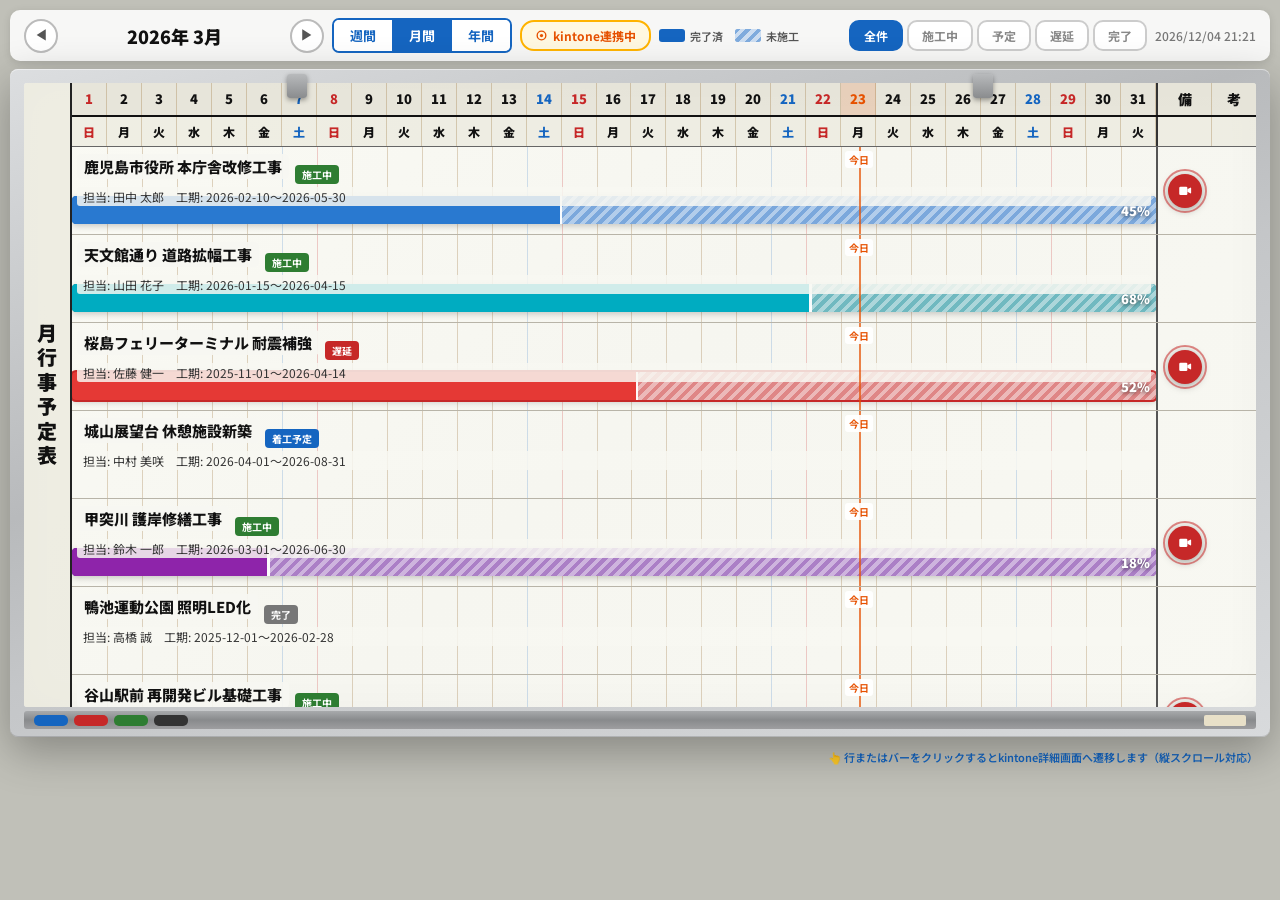
<file: index.html>
<!DOCTYPE html>
<html lang="ja">
<head>
<meta charset="UTF-8">
<meta name="viewport" content="width=device-width, initial-scale=1.0">
<title>工事行事予定表 ｜ 情報ホワイトボード</title>
<link href="https://fonts.googleapis.com/css2?family=Noto+Sans+JP:wght@400;500;700;900&display=swap" rel="stylesheet">
<style>
* { margin:0; padding:0; box-sizing:border-box; }
body {
  font-family:'Noto Sans JP','Hiragino Kaku Gothic ProN',sans-serif;
  background:#c0c0b8; min-height:100vh;
  display:flex; flex-direction:column; align-items:center;
  padding:10px; gap:8px;
}
.toolbar {
  width:100%; max-width:1480px;
  display:flex; align-items:center; gap:8px;
  padding:8px 14px;
  background:rgba(255,255,255,0.88); border-radius:10px;
  box-shadow:0 2px 8px rgba(0,0,0,0.12); flex-wrap:wrap;
}
.nav-group{display:flex;align-items:center;gap:6px;}
.nav-btn{width:34px;height:34px;border-radius:50%;border:2px solid #bbb;background:#fff;font-size:14px;cursor:pointer;display:flex;align-items:center;justify-content:center;color:#555;transition:all 0.15s;}
.nav-btn:hover{border-color:#1565c0;color:#1565c0;}
.period-label{font-size:18px;font-weight:900;color:#111;min-width:220px;text-align:center;}
.view-toggle{display:flex;border:2px solid #1565c0;border-radius:7px;overflow:hidden;}
.vt{padding:6px 16px;border:none;border-right:1px solid #1565c0;background:#fff;font-family:inherit;font-size:13px;font-weight:700;color:#1565c0;cursor:pointer;transition:all 0.12s;}
.vt:last-child{border-right:none;}
.vt.active{background:#1565c0;color:#fff;}
.vt:hover:not(.active){background:#e8f0ff;}
.kt-badge{display:flex;align-items:center;gap:5px;background:#fff8e1;border:2px solid #ffb300;padding:5px 13px;border-radius:14px;font-size:12px;font-weight:700;color:#e65100;}
.legend{display:flex;align-items:center;gap:12px;font-size:11px;color:#555;font-weight:600;}
.leg-item{display:flex;align-items:center;gap:5px;}
.leg-box{width:26px;height:13px;border-radius:3px;background:#1565c0;}
.leg-rem{width:26px;height:13px;border-radius:3px;background:#1565c0;position:relative;overflow:hidden;}
.leg-rem::after{content:'';position:absolute;inset:0;background:rgba(255,255,255,0.45);background-image:repeating-linear-gradient(-45deg,rgba(255,255,255,0) 0px,rgba(255,255,255,0) 4px,rgba(255,255,255,0.6) 4px,rgba(255,255,255,0.6) 8px);}
.filter-pills{display:flex;gap:4px;margin-left:auto;}
.pill{padding:5px 13px;border-radius:10px;border:2px solid #ccc;background:#fff;font-family:inherit;font-size:12px;font-weight:700;color:#888;cursor:pointer;transition:all 0.15s;}
.pill:hover{border-color:#1565c0;color:#1565c0;}
.pill.active{border-color:#1565c0;background:#1565c0;color:#fff;}
.clock{font-size:12px;color:#777;font-weight:500;white-space:nowrap;}

/* ─── Whiteboard Frame ─── */
.wb-outer{width:100%;max-width:1480px;background:linear-gradient(160deg,#dcdee0 0%,#b8babc 40%,#c4c6c8 55%,#d8dadc 100%);border-radius:8px;padding:14px 14px 30px;box-shadow:0 14px 44px rgba(0,0,0,0.3),inset 0 1px 0 rgba(255,255,255,0.5),inset 0 -1px 0 rgba(0,0,0,0.15);position:relative;}
.wb-clip{position:absolute;top:5px;width:20px;height:24px;background:linear-gradient(180deg,#b8babc 0%,#8a8c8e 100%);border-radius:3px;box-shadow:0 2px 5px rgba(0,0,0,0.38);}
.wb-clip-l{left:22%;} .wb-clip-r{right:22%;}
.wb-tray{position:absolute;bottom:8px;left:14px;right:14px;height:18px;background:linear-gradient(180deg,#a8aaac 0%,#888a8c 50%,#9e9ea0 100%);border-radius:3px;display:flex;align-items:center;gap:6px;padding:0 10px;}
.wb-pen{width:34px;height:11px;border-radius:5px;}
.pen-blue{background:#1565c0;} .pen-red{background:#c62828;} .pen-grn{background:#2e7d32;} .pen-blk{background:#333;}
.wb-eraser{width:42px;height:11px;border-radius:2px;background:#e8e0c8;margin-left:auto;}
.wb-board{background:linear-gradient(135deg,#fafaf4 0%,#f6f6f0 50%,#f8f8f2 100%);border-radius:3px;overflow:hidden;box-shadow:inset 0 0 40px rgba(0,0,0,0.03);}
.wb-layout{display:flex;}
.wb-title{writing-mode:vertical-rl;text-orientation:upright;font-size:20px;font-weight:900;color:#111;padding:24px 7px;border-right:2.5px solid #222;letter-spacing:0.22em;display:flex;align-items:center;justify-content:center;min-width:48px;flex-shrink:0;background:rgba(234,232,220,0.7);}
.wb-grid-area{flex:1;min-width:0;display:flex;flex-direction:column;}

/* Grid rows – no label column */
.wb-header,.wb-subheader,.wb-row{display:grid;}
.wb-header{border-bottom:2.5px solid #111;background:rgba(228,226,214,0.85);}
.wb-subheader{border-bottom:1.5px solid #666;background:rgba(234,232,220,0.65);}
.hc{padding:6px 2px;text-align:center;font-weight:900;font-size:13px;color:#111;border-right:1px solid rgba(150,110,50,0.3);overflow:hidden;white-space:nowrap;}
.hc:last-child{border-right:none;}
.hc.biko{grid-column:-3/-2;border-left:2.5px solid #333;border-right:1px solid rgba(150,110,50,0.3);font-size:14px;}
.hc.ko{grid-column:-2/-1;font-size:14px;}
.hc.sun{color:#c62828;} .hc.sat{color:#1565c0;}
.hc.today-hc{background:rgba(230,81,0,0.14)!important;color:#e65100!important;font-weight:900;}

/* Scrollable rows */
.wb-rows{overflow-y:auto;max-height:560px;}
.wb-rows::-webkit-scrollbar{width:6px;}
.wb-rows::-webkit-scrollbar-thumb{background:rgba(0,0,0,0.18);border-radius:3px;}

.wb-row{border-bottom:1px solid #b8b4a8;min-height:88px;cursor:pointer;transition:background 0.12s;position:relative;}
.wb-row:last-child{border-bottom:none;}
.wb-row:hover{background:rgba(21,101,192,0.05);}

/* Gantt spans all day cols (grid-column: 1 / -3) */
.row-gantt{grid-column:1 / -3;position:relative;overflow:hidden;}
.row-biko{grid-column:-3/-2;border-left:2.5px solid #555;}
.row-ko{grid-column:-2/-1;}

/* Column separators */
.csep{position:absolute;top:0;bottom:0;width:1px;background:rgba(150,110,50,0.28);pointer-events:none;z-index:1;}
.csep.sun{background:rgba(198,40,40,0.22);}
.csep.sat{background:rgba(21,101,192,0.18);}
.csep.today{width:2px;z-index:5;background:rgba(230,81,0,0.7);}
.today-tag{position:absolute;top:4px;font-size:10px;font-weight:700;color:#e65100;background:rgba(255,255,255,0.93);padding:1px 4px;border-radius:3px;white-space:nowrap;transform:translateX(-50%);pointer-events:none;z-index:6;}

/* Project label – larger text */
.plbl{position:absolute;top:7px;left:5px;right:5px;z-index:3;pointer-events:none;display:flex;flex-direction:column;gap:3px;}
.pname{font-size:15px;font-weight:800;color:#111;white-space:nowrap;overflow:hidden;text-overflow:ellipsis;background:rgba(248,248,242,0.92);padding:2px 7px;border-radius:4px;display:inline-block;max-width:100%;}
.psub{font-size:12px;color:#333;white-space:nowrap;overflow:hidden;text-overflow:ellipsis;background:rgba(248,248,242,0.84);padding:1px 6px;border-radius:3px;display:inline-block;max-width:100%;}
.sbadge{display:inline-block;margin-left:6px;padding:2px 7px;border-radius:4px;font-size:10px;font-weight:700;vertical-align:middle;}
.sb-active{background:#2e7d32;color:#fff;} .sb-upcoming{background:#1565c0;color:#fff;}
.sb-delayed{background:#c62828;color:#fff;} .sb-completed{background:#777;color:#fff;}

/* Gantt bar */
.gbar{position:absolute;bottom:10px;height:28px;border-radius:4px;z-index:2;overflow:visible;box-shadow:0 2px 6px rgba(0,0,0,0.2);transition:height 0.12s,bottom 0.12s,box-shadow 0.12s;}
.gbar:hover{height:34px;bottom:7px;box-shadow:0 4px 14px rgba(0,0,0,0.28);z-index:10;}
.gbar-inner{position:absolute;inset:0;border-radius:4px;overflow:hidden;}
.gd{position:absolute;left:0;top:0;bottom:0;border-radius:4px 0 0 4px;}
.gr{position:absolute;top:0;bottom:0;right:0;background:rgba(255,255,255,0.44);background-image:repeating-linear-gradient(-45deg,rgba(255,255,255,0) 0px,rgba(255,255,255,0) 4px,rgba(255,255,255,0.42) 4px,rgba(255,255,255,0.42) 8px);border-radius:0 4px 4px 0;}
.gdiv{position:absolute;top:0;bottom:0;width:2.5px;background:rgba(255,255,255,0.95);z-index:2;}
.gpct{position:absolute;right:6px;top:50%;transform:translateY(-50%);font-size:13px;font-weight:900;color:#fff;text-shadow:0 1px 4px rgba(0,0,0,0.65);z-index:3;pointer-events:none;white-space:nowrap;}
.gpct-out{position:absolute;top:50%;left:calc(100% + 5px);transform:translateY(-50%);font-size:12px;font-weight:900;color:#333;white-space:nowrap;z-index:10;pointer-events:none;background:rgba(248,248,242,0.92);padding:1px 4px;border-radius:3px;}
.bc0{background:#1565c0;} .bc0 .gd{background:#2979d0;}
.bc1{background:#00838f;} .bc1 .gd{background:#00acc1;}
.bc2{background:#c62828;} .bc2 .gd{background:#e53935;}
.bc3{background:#2e7d32;} .bc3 .gd{background:#43a047;}
.bc4{background:#6a1b9a;} .bc4 .gd{background:#8e24aa;}
.bc5{background:#546e7a;} .bc5 .gd{background:#6d8a96;}
.bc6{background:#e65100;} .bc6 .gd{background:#f4511e;}
.bc7{background:#00695c;} .bc7 .gd{background:#00897b;}
.gbar.delayed{box-shadow:0 0 0 2px #c62828,0 2px 6px rgba(0,0,0,0.2);}

/* kintone hover hint */
.kt-hint{position:absolute;bottom:10px;right:8px;font-size:11px;font-weight:700;color:#1565c0;background:rgba(255,255,255,0.93);padding:2px 8px;border-radius:10px;border:1px solid #1565c0;opacity:0;transition:opacity 0.15s;pointer-events:none;white-space:nowrap;z-index:8;}
.wb-row:hover .kt-hint{opacity:1;}

.hint{width:100%;max-width:1480px;text-align:right;padding:4px 12px 0;font-size:11px;font-weight:600;color:#1565c0;animation:blink 2.5s ease-in-out infinite;}
@keyframes blink{0%,100%{opacity:1}50%{opacity:0.3}}
.tooltip{position:fixed;background:#fff;border:1.5px solid #ccc;border-radius:6px;padding:8px 12px;font-size:12px;pointer-events:none;z-index:9999;opacity:0;transition:opacity 0.12s;box-shadow:0 3px 12px rgba(0,0,0,0.12);}
.tooltip.show{opacity:1;}
.tt-n{font-weight:700;color:#111;}
.tt-s{font-size:11px;color:#888;margin-top:2px;}
@media(max-width:900px){.filter-pills{margin-left:0;}body{padding:5px;}}

/* Camera button */
.cam-btn{width:34px;height:34px;border-radius:50%;border:none;background:#c62828;cursor:pointer;display:flex;align-items:center;justify-content:center;box-shadow:0 2px 8px rgba(0,0,0,0.35);flex-shrink:0;position:relative;z-index:5;}
.cam-btn::before{content:'';position:absolute;inset:-5px;border-radius:50%;border:2.5px solid rgba(198,40,40,0.55);animation:camring 1.8s ease-in-out infinite;}
@keyframes camring{0%,100%{transform:scale(1);opacity:1}50%{transform:scale(1.35);opacity:0}}
.cam-btn svg{pointer-events:none;}
.row-biko{display:flex;align-items:center;justify-content:center;}
/* Camera modal */
#camModal{display:none;position:fixed;inset:0;background:rgba(0,0,0,0.82);z-index:9000;align-items:center;justify-content:center;flex-direction:column;gap:12px;}
.cam-modal-inner{background:#111;border-radius:12px;overflow:hidden;box-shadow:0 20px 60px rgba(0,0,0,0.7);max-width:900px;width:92vw;}
.cam-modal-head{display:flex;align-items:center;justify-content:space-between;padding:10px 16px;background:#1a1a1a;}
#camTitle{color:#fff;font-size:15px;font-weight:700;}
.cam-close{background:none;border:none;color:#aaa;font-size:26px;cursor:pointer;line-height:1;padding:0 4px;transition:color 0.12s;}
.cam-close:hover{color:#fff;}
.cam-frame-wrap{position:relative;padding-bottom:56.25%;}
#camFrame{position:absolute;inset:0;width:100%;height:100%;border:none;}
</style>
</head>
<body>

<div class="toolbar">
  <div class="nav-group">
    <button class="nav-btn" id="prevBtn">◀</button>
    <span class="period-label" id="periodLabel">---</span>
    <button class="nav-btn" id="nextBtn">▶</button>
  </div>
  <div class="view-toggle">
    <button class="vt" data-v="week">週間</button>
    <button class="vt active" data-v="month">月間</button>
    <button class="vt" data-v="year">年間</button>
  </div>
  <div class="kt-badge">
    <svg width="13" height="13" viewBox="0 0 24 24" fill="none">
      <circle cx="12" cy="12" r="8" stroke="#e65100" stroke-width="2.5"/>
      <circle cx="12" cy="12" r="3" fill="#e65100"/>
    </svg>
    kintone連携中
  </div>
  <div class="legend">
    <span class="leg-item"><span class="leg-box"></span>完了済</span>
    <span class="leg-item"><span class="leg-rem"></span>未施工</span>
  </div>
  <div class="filter-pills">
    <button class="pill active" data-f="all">全件</button>
    <button class="pill" data-f="active">施工中</button>
    <button class="pill" data-f="upcoming">予定</button>
    <button class="pill" data-f="delayed">遅延</button>
    <button class="pill" data-f="completed">完了</button>
  </div>
  <span class="clock" id="clock"></span>
</div>

<div class="wb-outer">
  <div class="wb-clip wb-clip-l"></div>
  <div class="wb-clip wb-clip-r"></div>
  <div class="wb-board">
    <div class="wb-layout">
      <div class="wb-title">月行事予定表</div>
      <div class="wb-grid-area" id="wbGrid">
        <div class="wb-header"    id="wbHeader"></div>
        <div class="wb-subheader" id="wbSubHeader"></div>
        <div class="wb-rows"      id="wbRows"></div>
      </div>
    </div>
  </div>
  <div class="wb-tray">
    <div class="wb-pen pen-blue"></div><div class="wb-pen pen-red"></div>
    <div class="wb-pen pen-grn"></div><div class="wb-pen pen-blk"></div>
    <div class="wb-eraser"></div>
  </div>
</div>

<div id="camModal">
  <div class="cam-modal-inner">
    <div class="cam-modal-head">
      <span id="camTitle"></span>
      <button class="cam-close" onclick="closeCam()">✕</button>
    </div>
    <div class="cam-frame-wrap">
      <iframe id="camFrame" src="" allowfullscreen allow="autoplay; encrypted-media"></iframe>
    </div>
  </div>
</div>

<div class="hint">👆 行またはバーをクリックするとkintone詳細画面へ遷移します（縦スクロール対応）</div>
<div class="tooltip" id="tooltip"></div>

<script>
const P=[
  {id:"KJ-2026-001",name:"鹿児島市役所 本庁舎改修工事",   client:"鹿児島市",          mgr:"田中 太郎",status:"active",   s:"2026-02-10",e:"2026-05-30",prog:45, budget:158000000,spent:68500000, cat:"公共建築",loc:"鹿児島市山下町11-1",   wk:24,cam:"https://www.youtube.com/embed/Hmmk0eYn0cw?autoplay=1"},
  {id:"KJ-2026-002",name:"天文館通り 道路拡幅工事",        client:"鹿児島県",          mgr:"山田 花子",status:"active",   s:"2026-01-15",e:"2026-04-15",prog:68, budget:92000000, spent:61200000, cat:"土木",    loc:"鹿児島市千日町",      wk:18},
  {id:"KJ-2026-003",name:"桜島フェリーターミナル 耐震補強",client:"鹿児島市船舶部",    mgr:"佐藤 健一",status:"delayed",  s:"2025-11-01",e:"2026-04-14",prog:52, budget:245000000,spent:142000000,cat:"港湾",    loc:"鹿児島市桜島横山町",  wk:32,cam:"https://www.youtube.com/embed/Hmmk0eYn0cw?autoplay=1"},
  {id:"KJ-2026-004",name:"城山展望台 休憩施設新築",        client:"鹿児島市観光課",    mgr:"中村 美咲",status:"upcoming", s:"2026-04-01",e:"2026-08-31",prog:0,  budget:78000000, spent:0,        cat:"建築",    loc:"鹿児島市城山町",      wk:0},
  {id:"KJ-2026-005",name:"甲突川 護岸修繕工事",            client:"鹿児島県土木部",    mgr:"鈴木 一郎",status:"active",   s:"2026-03-01",e:"2026-06-30",prog:18, budget:64000000, spent:9800000,  cat:"河川",    loc:"鹿児島市甲突町",      wk:12,cam:"https://www.youtube.com/embed/Hmmk0eYn0cw?autoplay=1"},
  {id:"KJ-2026-006",name:"鴨池運動公園 照明LED化",         client:"鹿児島市",          mgr:"高橋 誠",  status:"completed",s:"2025-12-01",e:"2026-02-28",prog:100,budget:35000000, spent:33200000, cat:"電気設備",loc:"鹿児島市与次郎2丁目", wk:0},
  {id:"KJ-2026-007",name:"谷山駅前 再開発ビル基礎工事",    client:"谷山駅前再開発組合",mgr:"伊藤 大輔",status:"active",   s:"2026-01-20",e:"2026-07-31",prog:30, budget:420000000,spent:118000000,cat:"建築",    loc:"鹿児島市谷山中央1丁目",wk:45,cam:"https://www.youtube.com/embed/Hmmk0eYn0cw?autoplay=1"},
  {id:"KJ-2026-008",name:"指宿スカイライン 法面補修",       client:"NEXCO西日本",       mgr:"渡辺 裕子",status:"upcoming", s:"2026-04-15",e:"2026-06-15",prog:0,  budget:52000000, spent:0,        cat:"道路",    loc:"鹿児島市田上8丁目",   wk:0},
];
const SL={active:'施工中',upcoming:'着工予定',delayed:'遅延',completed:'完了'};
const DOW=['日','月','火','水','木','金','土'];
const MON=['1月','2月','3月','4月','5月','6月','7月','8月','9月','10月','11月','12月'];
const TODAY=new Date(2026,2,23);
let view='month',vDate=new Date(2026,2,1),filt='all';

const pd=s=>{const[y,m,d]=s.split('-').map(Number);return new Date(y,m-1,d);};
const proj=()=>filt==='all'?P:P.filter(p=>p.status===filt);

function cfg(){
  if(view==='week'){
    const d=new Date(vDate),dow=d.getDay();
    const mon=new Date(d);mon.setDate(d.getDate()-(dow===0?6:dow-1));
    const cols=Array.from({length:7},(_,i)=>{const dd=new Date(mon);dd.setDate(mon.getDate()+i);return dd;});
    const last=cols[6];
    return{type:'week',cols,label:`${cols[0].getFullYear()}年 ${cols[0].getMonth()+1}/${cols[0].getDate()}〜${last.getMonth()+1}/${last.getDate()}（週間）`,sub:false};
  }else if(view==='month'){
    const y=vDate.getFullYear(),m=vDate.getMonth(),days=new Date(y,m+1,0).getDate();
    return{type:'month',cols:Array.from({length:days},(_,i)=>new Date(y,m,i+1)),label:`${y}年 ${MON[m]}`,sub:true};
  }else{
    const y=vDate.getFullYear();
    return{type:'year',cols:Array.from({length:12},(_,i)=>new Date(y,i,1)),label:`${y}年（年間）`,sub:false};
  }
}

function barPos(p,c){
  const pS=pd(p.s),pE=pd(p.e),first=c.cols[0],last=c.cols[c.cols.length-1];
  const end=new Date(last.getFullYear(),last.getMonth(),last.getDate()+1);
  if(pS>=end||pE<first)return null;
  const total=end-first,bS=Math.max(pS.getTime(),first.getTime()),bE=Math.min(pE.getTime()+86400000,end.getTime());
  return{left:(bS-first)/total*100,width:(bE-bS)/total*100};
}

function todayPct(c){
  const first=c.cols[0],last=c.cols[c.cols.length-1];
  const end=new Date(last.getFullYear(),last.getMonth(),last.getDate()+1);
  if(TODAY<first||TODAY>=end)return null;
  return(TODAY.getTime()-first.getTime()+43200000)/(end-first)*100;
}

function sepPcts(c){
  const first=c.cols[0],last=c.cols[c.cols.length-1];
  const end=new Date(last.getFullYear(),last.getMonth(),last.getDate()+1);
  const total=end-first;
  return c.cols.slice(0,-1).map((col,i)=>({pct:(c.cols[i+1]-first)/total*100,dow:c.cols[i+1].getDay()}));
}

function render(){
  const c=cfg();
  document.getElementById('periodLabel').textContent=c.label;
  // No label column: repeat(N,1fr) 56px 44px
  const tpl=`repeat(${c.cols.length},1fr) 56px 44px`;
  renderHeader(c,tpl); renderRows(c,tpl);
}

const setTpl=(el,tpl)=>{el.style.gridTemplateColumns=tpl;};

function renderHeader(c,tpl){
  const hdr=document.getElementById('wbHeader'),sub=document.getElementById('wbSubHeader');
  hdr.innerHTML='';sub.innerHTML='';setTpl(hdr,tpl);
  const mk=(txt,cls)=>{const d=document.createElement('div');d.className='hc '+cls;d.innerHTML=txt;return d;};
  c.cols.forEach(col=>{
    const dow=col.getDay(),isToday=col.toDateString()===TODAY.toDateString();
    let cls='',txt='';
    if(c.type==='month'){txt=col.getDate();cls=dow===0?'sun':dow===6?'sat':'';}
    else if(c.type==='week'){txt=`${DOW[dow]}<br><span style="font-size:11px;font-weight:500">${col.getMonth()+1}/${col.getDate()}</span>`;cls=dow===0?'sun':dow===6?'sat':'';}
    else{txt=MON[col.getMonth()];}
    if(isToday)cls+=' today-hc';
    hdr.appendChild(mk(txt,cls.trim()));
  });
  hdr.appendChild(mk('備','biko'));hdr.appendChild(mk('考','ko'));
  if(c.sub){
    sub.style.display='';setTpl(sub,tpl);
    c.cols.forEach(col=>{const dow=col.getDay();const el=mk(DOW[dow],dow===0?'sun':dow===6?'sat':'');el.style.fontSize='12px';sub.appendChild(el);});
    sub.appendChild(mk('','biko'));sub.appendChild(mk('','ko'));
  }else sub.style.display='none';
}

function renderRows(c,tpl){
  const ct=document.getElementById('wbRows');ct.innerHTML='';
  const list=proj(),seps=sepPcts(c),tdp=todayPct(c);
  if(!list.length){
    const e=document.createElement('div');e.style.cssText='padding:36px;text-align:center;color:#999;font-size:15px;';
    e.textContent='該当する工事がありません';ct.appendChild(e);return;
  }
  list.forEach((p)=>{
    const ci=P.indexOf(p)%8;
    const row=document.createElement('div');row.className='wb-row';setTpl(row,tpl);
    row.onclick=()=>location.href=`kintone.html?id=${p.id}`;
    const ga=document.createElement('div');ga.className='row-gantt';
    seps.forEach(s=>{const l=document.createElement('div');l.className='csep'+(s.dow===0?' sun':s.dow===6?' sat':'');l.style.left=s.pct+'%';ga.appendChild(l);});
    if(tdp!==null){
      const tl=document.createElement('div');tl.className='csep today';tl.style.left=tdp+'%';ga.appendChild(tl);
      const tt=document.createElement('div');tt.className='today-tag';tt.style.left=tdp+'%';tt.textContent='今日';ga.appendChild(tt);
    }
    const pl=document.createElement('div');pl.className='plbl';
    pl.innerHTML=`<div><span class="pname">${p.name}</span><span class="sbadge sb-${p.status}">${SL[p.status]}</span></div><span class="psub">担当: ${p.mgr}　工期: ${p.s}〜${p.e}</span>`;
    ga.appendChild(pl);
    const bp=barPos(p,c);
    if(bp){
      const bar=document.createElement('div');
      bar.className=`gbar bc${ci}${p.status==='delayed'?' delayed':''}`;
      bar.style.left=bp.left+'%';bar.style.width=Math.max(bp.width,0.4)+'%';
      const inner=document.createElement('div');inner.className='gbar-inner';
      if(p.prog>0){const gd=document.createElement('div');gd.className='gd';gd.style.width=p.prog+'%';inner.appendChild(gd);}
      if(p.prog<100){const gr=document.createElement('div');gr.className='gr';gr.style.left=p.prog+'%';inner.appendChild(gr);}
      if(p.prog>0&&p.prog<100){const dv=document.createElement('div');dv.className='gdiv';dv.style.left=p.prog+'%';inner.appendChild(dv);}
      bar.appendChild(inner);
      const pct=document.createElement('span');pct.className=bp.width<8?'gpct-out':'gpct';pct.textContent=p.prog+'%';bar.appendChild(pct);
      bar.onmouseenter=ev=>showTip(ev,p);bar.onmouseleave=hideTip;
      bar.onclick=ev=>{ev.stopPropagation();location.href=`kintone.html?id=${p.id}`;};
      ga.appendChild(bar);
    }
    const hint=document.createElement('div');hint.className='kt-hint';hint.textContent='📋 kintoneで詳細を見る →';ga.appendChild(hint);
    row.appendChild(ga);
    const bc=document.createElement('div');bc.className='row-biko';
    if(p.cam){
      const cb=document.createElement('button');
      cb.className='cam-btn';cb.title=p.name+'　現場ライブカメラ';
      cb.innerHTML='<svg width="15" height="15" viewBox="0 0 24 24" fill="none"><path d="M15 10l4.553-2.529A1 1 0 0121 8.44v7.12a1 1 0 01-1.447.889L15 14v-4z" fill="#fff"/><rect x="2" y="6" width="13" height="13" rx="2" fill="#fff"/></svg>';
      cb.onclick=ev=>{ev.stopPropagation();openCam(p.cam,p.name);};
      bc.appendChild(cb);
    }
    row.appendChild(bc);
    const kc=document.createElement('div');kc.className='row-ko';row.appendChild(kc);
    ct.appendChild(row);
  });
}

function showTip(ev,p){
  const t=document.getElementById('tooltip');
  const pc=p.status==='delayed'?'#c62828':p.status==='completed'?'#888':'#2e7d32';
  t.innerHTML=`<div class="tt-n">${p.name}</div><div class="tt-s">${p.mgr} ｜ <span style="color:${pc};font-weight:700">${SL[p.status]}</span> ｜ 進捗 <b>${p.prog}%</b></div><div class="tt-s">${p.s} 〜 ${p.e}</div><div class="tt-s" style="color:#1565c0;margin-top:3px">▶ クリックでkintone詳細へ</div>`;
  t.classList.add('show');mvTip(ev);
}
function mvTip(ev){const t=document.getElementById('tooltip');t.style.left=(ev.clientX+14)+'px';t.style.top=(ev.clientY-8)+'px';}
function hideTip(){document.getElementById('tooltip').classList.remove('show');}
document.addEventListener('mousemove',ev=>{if(document.getElementById('tooltip').classList.contains('show'))mvTip(ev);});

document.getElementById('prevBtn').onclick=()=>{if(view==='week')vDate.setDate(vDate.getDate()-7);else if(view==='month')vDate.setMonth(vDate.getMonth()-1);else vDate.setFullYear(vDate.getFullYear()-1);render();};
document.getElementById('nextBtn').onclick=()=>{if(view==='week')vDate.setDate(vDate.getDate()+7);else if(view==='month')vDate.setMonth(vDate.getMonth()+1);else vDate.setFullYear(vDate.getFullYear()+1);render();};
document.querySelectorAll('.vt').forEach(b=>{b.onclick=()=>{document.querySelectorAll('.vt').forEach(x=>x.classList.remove('active'));b.classList.add('active');view=b.dataset.v;render();};});
document.querySelectorAll('.pill').forEach(b=>{b.onclick=()=>{document.querySelectorAll('.pill').forEach(x=>x.classList.remove('active'));b.classList.add('active');filt=b.dataset.f;render();};});

function openCam(url,name){
  document.getElementById('camTitle').textContent=name+'　現場ライブカメラ';
  document.getElementById('camFrame').src=url;
  document.getElementById('camModal').style.display='flex';
  document.body.style.overflow='hidden';
}
function closeCam(){
  document.getElementById('camModal').style.display='none';
  document.getElementById('camFrame').src='';
  document.body.style.overflow='';
}
document.getElementById('camModal').addEventListener('click',ev=>{if(ev.target===document.getElementById('camModal'))closeCam();});

function tick(){const n=new Date();document.getElementById('clock').textContent=`${n.getFullYear()}/${String(n.getMonth()+1).padStart(2,'0')}/${String(n.getDate()).padStart(2,'0')} ${String(n.getHours()).padStart(2,'0')}:${String(n.getMinutes()).padStart(2,'0')}`;}
window.addEventListener('resize',render);
render();tick();setInterval(tick,30000);
</script>
</body>
</html>
</file>
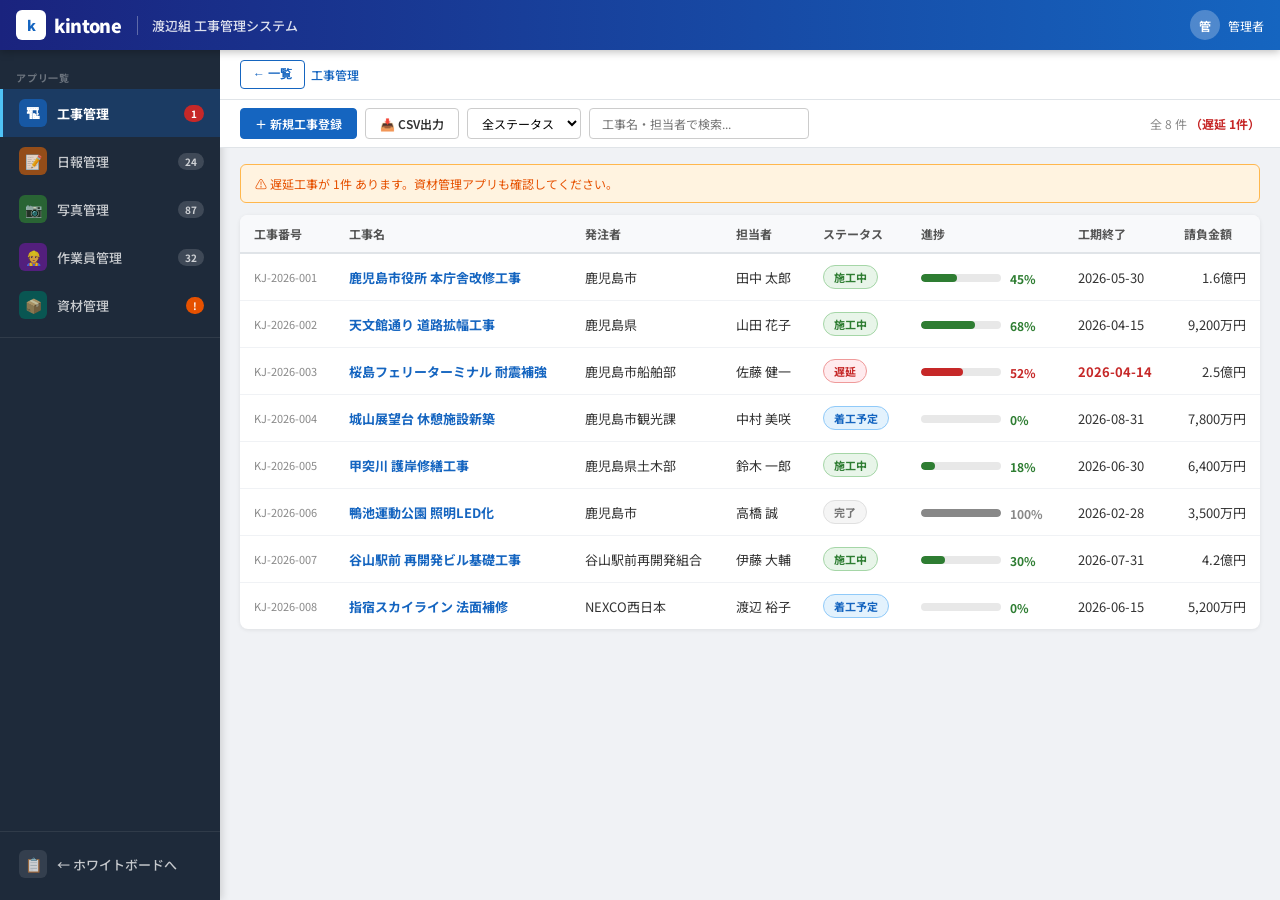
<file: kintone.html>
<!DOCTYPE html>
<html lang="ja">
<head>
<meta charset="UTF-8">
<meta name="viewport" content="width=device-width, initial-scale=1.0">
<title>渡辺組 工事管理 - kintone</title>
<link href="https://fonts.googleapis.com/css2?family=Noto+Sans+JP:wght@400;500;700;900&display=swap" rel="stylesheet">
<style>
*{margin:0;padding:0;box-sizing:border-box;}
body{font-family:'Noto Sans JP',sans-serif;background:#f0f2f5;min-height:100vh;display:flex;flex-direction:column;}

/* ─── Header ─── */
.kt-header{background:linear-gradient(90deg,#1a237e 0%,#1565c0 100%);height:50px;display:flex;align-items:center;padding:0 16px;gap:16px;box-shadow:0 2px 8px rgba(0,0,0,0.25);flex-shrink:0;position:sticky;top:0;z-index:100;}
.kt-logo{display:flex;align-items:center;gap:8px;color:#fff;font-size:18px;font-weight:900;letter-spacing:-0.02em;}
.kt-logo-icon{width:30px;height:30px;background:#fff;border-radius:6px;display:flex;align-items:center;justify-content:center;color:#1565c0;font-weight:900;font-size:14px;}
.kt-app-name{color:rgba(255,255,255,0.85);font-size:13px;font-weight:500;border-left:1px solid rgba(255,255,255,0.3);padding-left:14px;}
.kt-spacer{flex:1;}
.kt-user{display:flex;align-items:center;gap:8px;color:#fff;font-size:12px;}
.kt-avatar{width:30px;height:30px;border-radius:50%;background:rgba(255,255,255,0.25);display:flex;align-items:center;justify-content:center;font-size:12px;font-weight:700;}

/* ─── Layout ─── */
.kt-layout{display:flex;flex:1;min-height:0;}

/* Sidebar */
.kt-sidebar{width:220px;flex-shrink:0;background:#1e2a3a;display:flex;flex-direction:column;padding:12px 0;box-shadow:2px 0 8px rgba(0,0,0,0.15);}
.sidebar-section{padding:8px 16px 4px;font-size:10px;font-weight:700;color:rgba(255,255,255,0.35);letter-spacing:0.08em;}
.sidebar-app{display:flex;align-items:center;gap:10px;padding:10px 16px;cursor:pointer;color:rgba(255,255,255,0.75);font-size:13px;font-weight:500;transition:all 0.15s;border-left:3px solid transparent;}
.sidebar-app:hover{background:rgba(255,255,255,0.08);color:#fff;}
.sidebar-app.active{background:rgba(21,101,192,0.3);color:#fff;border-left-color:#4fc3f7;font-weight:700;}
.sidebar-icon{width:28px;height:28px;border-radius:6px;display:flex;align-items:center;justify-content:center;font-size:14px;flex-shrink:0;}
.si-blue{background:rgba(21,101,192,0.7);}
.si-orange{background:rgba(198,93,11,0.7);}
.si-green{background:rgba(46,125,50,0.7);}
.si-purple{background:rgba(106,27,154,0.7);}
.si-teal{background:rgba(0,105,92,0.7);}
.sidebar-count{margin-left:auto;background:rgba(255,255,255,0.15);padding:1px 7px;border-radius:10px;font-size:10px;font-weight:700;}
.sidebar-count.red{background:#c62828;color:#fff;}
.sidebar-count.orange{background:#e65100;color:#fff;}
.sidebar-divider{border-top:1px solid rgba(255,255,255,0.08);margin:8px 0;}
.sidebar-bottom{margin-top:auto;border-top:1px solid rgba(255,255,255,0.08);padding-top:8px;}

/* Main */
.kt-main{flex:1;display:flex;flex-direction:column;min-width:0;overflow-y:auto;}

/* Breadcrumb */
.kt-breadcrumb{background:#fff;border-bottom:1px solid #e0e4e8;padding:10px 20px;display:flex;align-items:center;gap:6px;font-size:12px;color:#666;flex-wrap:wrap;}
.bc-item{cursor:pointer;color:#1565c0;font-weight:500;}
.bc-item:hover{text-decoration:underline;}
.bc-sep{color:#bbb;}
.bc-current{color:#333;font-weight:700;}
.back-btn{display:inline-flex;align-items:center;gap:6px;padding:5px 12px;border-radius:4px;border:1px solid #1565c0;background:#fff;color:#1565c0;font-size:12px;font-weight:600;cursor:pointer;transition:all 0.12s;}
.back-btn:hover{background:#e3f2fd;}

/* Viewbar */
.kt-viewbar{background:#fff;border-bottom:1px solid #e0e4e8;padding:8px 20px;display:flex;align-items:center;gap:8px;flex-wrap:wrap;}
.kt-btn{padding:6px 14px;border-radius:4px;border:1px solid #ccc;background:#fff;font-family:inherit;font-size:12px;font-weight:600;color:#333;cursor:pointer;transition:all 0.12s;display:inline-flex;align-items:center;gap:5px;}
.kt-btn:hover{background:#f5f5f5;border-color:#aaa;}
.kt-btn.primary{background:#1565c0;color:#fff;border-color:#1565c0;}
.kt-btn.primary:hover{background:#1976d2;}
.kt-search{padding:6px 12px;border:1px solid #ccc;border-radius:4px;font-family:inherit;font-size:12px;width:220px;outline:none;}
.kt-search:focus{border-color:#1565c0;}
.kt-spacer-sm{flex:1;}
.rec-count{font-size:12px;color:#888;}
.kt-filter-select{padding:5px 10px;border:1px solid #ccc;border-radius:4px;font-family:inherit;font-size:12px;background:#fff;cursor:pointer;outline:none;}
.kt-filter-select:focus{border-color:#1565c0;}

/* ─── Table ─── */
.kt-list-area{padding:16px 20px;}
.kt-table{width:100%;border-collapse:collapse;background:#fff;border-radius:8px;overflow:hidden;box-shadow:0 1px 4px rgba(0,0,0,0.08);}
.kt-table thead th{background:#f8f9fb;border-bottom:2px solid #e0e4e8;padding:10px 14px;text-align:left;font-size:12px;font-weight:700;color:#555;white-space:nowrap;cursor:pointer;}
.kt-table thead th:hover{background:#eff1f5;}
.kt-table tbody tr{border-bottom:1px solid #f0f2f5;cursor:pointer;transition:background 0.1s;}
.kt-table tbody tr:last-child{border-bottom:none;}
.kt-table tbody tr:hover{background:#f0f6ff;}
.kt-table td{padding:11px 14px;font-size:13px;color:#333;vertical-align:middle;}
.kt-table td.nm{font-weight:700;color:#1565c0;}

/* Status chips */
.chip{display:inline-flex;align-items:center;gap:4px;padding:3px 10px;border-radius:12px;font-size:11px;font-weight:700;white-space:nowrap;}
.chip-active   {background:#e8f5e9;color:#2e7d32;border:1px solid #a5d6a7;}
.chip-upcoming {background:#e3f2fd;color:#1565c0;border:1px solid #90caf9;}
.chip-delayed  {background:#ffebee;color:#c62828;border:1px solid #ef9a9a;}
.chip-completed{background:#f5f5f5;color:#757575;border:1px solid #e0e0e0;}
.chip-ok       {background:#e8f5e9;color:#2e7d32;border:1px solid #a5d6a7;}
.chip-low      {background:#fff3e0;color:#e65100;border:1px solid #ffcc80;}
.chip-critical {background:#ffebee;color:#c62828;border:1px solid #ef9a9a;}
.chip-ordered  {background:#e3f2fd;color:#1565c0;border:1px solid #90caf9;}

/* Progress */
.prog-wrap{background:#e8e8e8;border-radius:4px;height:8px;overflow:hidden;width:80px;display:inline-block;vertical-align:middle;margin-right:6px;}
.prog-fill{height:100%;border-radius:4px;}
.prog-num{font-size:12px;font-weight:700;vertical-align:middle;}

/* Stock level bar */
.stock-wrap{display:flex;align-items:center;gap:8px;}
.stock-bar-bg{flex:1;min-width:60px;max-width:100px;background:#e8e8e8;border-radius:4px;height:10px;overflow:hidden;}
.stock-bar-fill{height:100%;border-radius:4px;transition:width 0.3s;}

/* Alert box */
.alert-box{display:flex;align-items:flex-start;gap:10px;padding:10px 14px;background:#fff3e0;border:1px solid #ffb74d;border-radius:6px;font-size:12px;color:#e65100;margin-bottom:12px;}
.alert-box.red{background:#ffebee;border-color:#ef9a9a;color:#c62828;}

/* ─── Record Detail ─── */
.kt-record{padding:20px;}
.rec-header{background:#fff;border-radius:8px;border:1px solid #e0e4e8;margin-bottom:16px;overflow:hidden;box-shadow:0 1px 4px rgba(0,0,0,0.06);}
.rec-header-top{padding:16px 20px;color:#fff;display:flex;align-items:flex-start;justify-content:space-between;gap:12px;}
.rec-title{font-size:18px;font-weight:900;line-height:1.4;}
.rec-id{font-size:11px;opacity:0.75;margin-top:3px;}
.rec-header-meta{display:flex;gap:24px;padding:12px 20px;background:#fafbfc;flex-wrap:wrap;}
.rec-meta-item{font-size:12px;color:#555;}
.rec-meta-label{font-weight:700;color:#888;margin-bottom:2px;font-size:11px;}

/* Section */
.kt-section{background:#fff;border-radius:8px;border:1px solid #e0e4e8;margin-bottom:16px;overflow:hidden;box-shadow:0 1px 4px rgba(0,0,0,0.06);}
.section-head{padding:12px 20px;background:#f8f9fb;border-bottom:1px solid #e8ecf0;font-size:13px;font-weight:700;color:#333;display:flex;align-items:center;gap:8px;cursor:pointer;user-select:none;}
.section-head:hover{background:#eff1f5;}
.section-tog{font-size:10px;margin-left:auto;color:#888;}
.section-body{padding:16px 20px;}

/* Field grid */
.field-grid{display:grid;grid-template-columns:1fr 1fr;gap:0;}
.field-label{padding:10px 12px;background:#f8f9fb;border:1px solid #ebeef2;font-size:12px;font-weight:700;color:#666;display:flex;align-items:center;}
.field-value{padding:10px 14px;border:1px solid #ebeef2;border-left:none;font-size:13px;color:#222;display:flex;align-items:center;flex-wrap:wrap;gap:6px;}
.field-value.hi{color:#1565c0;font-weight:700;}
.field-value.warn{color:#e65100;font-weight:700;}
.field-value.danger{color:#c62828;font-weight:700;}

/* Progress detail */
.prog-detail{display:flex;align-items:center;gap:10px;width:100%;}
.prog-detail-bar{flex:1;background:#e8e8e8;border-radius:6px;height:12px;overflow:hidden;}
.prog-detail-fill{height:100%;border-radius:6px;}
.prog-detail-num{font-size:16px;font-weight:900;white-space:nowrap;min-width:42px;}

/* Related records */
.related-head{display:flex;align-items:center;justify-content:space-between;padding:10px 20px;background:#f0f6ff;border-bottom:1px solid #dbe8f5;cursor:pointer;}
.related-title{font-size:13px;font-weight:700;color:#1565c0;display:flex;align-items:center;gap:7px;}
.related-count{background:#1565c0;color:#fff;font-size:10px;font-weight:700;padding:1px 8px;border-radius:10px;}
.related-table{width:100%;border-collapse:collapse;}
.related-table th{background:#f8f9fb;padding:8px 14px;text-align:left;font-size:11px;font-weight:700;color:#666;border-bottom:1px solid #e8ecf0;white-space:nowrap;}
.related-table td{padding:10px 14px;font-size:12px;color:#333;border-bottom:1px solid #f0f2f5;vertical-align:middle;}
.related-table tr:last-child td{border-bottom:none;}
.related-table tbody tr{cursor:pointer;transition:background 0.1s;}
.related-table tbody tr:hover{background:#f0f6ff;}
.related-table td.lk{color:#1565c0;font-weight:600;}

/* Worker avatar */
.w-avatar{width:36px;height:36px;border-radius:50%;display:flex;align-items:center;justify-content:center;font-size:12px;font-weight:700;color:#fff;flex-shrink:0;}
.w-avatar-sm{width:28px;height:28px;border-radius:50%;display:flex;align-items:center;justify-content:center;font-size:10px;font-weight:700;color:#fff;flex-shrink:0;}

/* Cert badge */
.cert-badge{display:inline-block;padding:2px 8px;border-radius:4px;font-size:11px;font-weight:600;border:1px solid;}
.cert-ok{background:#e8f5e9;color:#2e7d32;border-color:#a5d6a7;}
.cert-exp{background:#fff3e0;color:#e65100;border-color:#ffcc80;}
.cert-expired{background:#ffebee;color:#c62828;border-color:#ef9a9a;}

/* Photo grid */
.photo-grid{display:grid;grid-template-columns:repeat(auto-fill,minmax(150px,1fr));gap:10px;}
.photo-item{border-radius:6px;overflow:hidden;border:1px solid #e8ecf0;cursor:pointer;transition:transform 0.15s,box-shadow 0.15s;}
.photo-item:hover{transform:scale(1.02);box-shadow:0 4px 12px rgba(0,0,0,0.15);}
.photo-thumb{height:90px;display:flex;align-items:center;justify-content:center;font-size:32px;}
.photo-label{padding:6px 8px;font-size:11px;color:#555;background:#fafbfc;border-top:1px solid #eee;}
.photo-date{font-size:10px;color:#aaa;}
.photo-cat{display:inline-block;padding:1px 6px;border-radius:8px;font-size:9px;font-weight:700;background:#e3f2fd;color:#1565c0;margin-bottom:2px;}

/* Comment */
.comment-box{margin-top:16px;padding-top:16px;border-top:1px solid #f0f2f5;}
.comment-head{font-size:12px;font-weight:700;color:#666;margin-bottom:10px;}
.comment-item{display:flex;gap:10px;margin-bottom:12px;}
.comment-avatar{width:32px;height:32px;border-radius:50%;background:#e3f2fd;display:flex;align-items:center;justify-content:center;font-size:11px;font-weight:700;color:#1565c0;flex-shrink:0;}
.comment-body-wrap{flex:1;}
.comment-body{background:#f8f9fb;border-radius:6px;padding:8px 12px;font-size:12px;color:#333;}
.comment-meta{font-size:10px;color:#aaa;margin-top:4px;}

/* Sub detail */
.sub-detail{padding:20px;}
.sub-rec-card{background:#fff;border-radius:8px;border:1px solid #e0e4e8;overflow:hidden;box-shadow:0 1px 4px rgba(0,0,0,0.06);}
.sub-rec-head{color:#fff;padding:14px 20px;display:flex;align-items:center;justify-content:space-between;}
.sub-rec-title{font-size:15px;font-weight:700;}
.sub-rec-body{padding:16px 20px;}

/* Empty state */
.empty-state{padding:60px 20px;text-align:center;color:#aaa;}
.empty-icon{font-size:48px;margin-bottom:12px;}

/* Processing badge */
.processing-badge{display:inline-flex;align-items:center;gap:5px;padding:2px 8px;background:#e8f5e9;border:1px solid #a5d6a7;border-radius:10px;font-size:11px;color:#2e7d32;font-weight:600;}

/* Order status */
.order-timeline{display:flex;flex-direction:column;gap:10px;}
.order-item{display:flex;gap:12px;align-items:flex-start;}
.order-dot{width:10px;height:10px;border-radius:50%;flex-shrink:0;margin-top:4px;}
.order-dot.done{background:#2e7d32;}
.order-dot.pending{background:#1565c0;}
.order-dot.warn{background:#e65100;}
.order-line{flex:1;}
.order-label{font-size:12px;font-weight:600;color:#333;}
.order-sub{font-size:11px;color:#888;margin-top:2px;}

/* Misc */
.tag{display:inline-block;padding:2px 8px;border-radius:10px;font-size:10px;font-weight:700;}
.tag-blue{background:#e3f2fd;color:#1565c0;}
.tag-green{background:#e8f5e9;color:#2e7d32;}
.tag-orange{background:#fff3e0;color:#e65100;}
.tag-red{background:#ffebee;color:#c62828;}
.tag-gray{background:#f5f5f5;color:#757575;}

@media(max-width:768px){.kt-sidebar{display:none;}.field-grid{grid-template-columns:1fr;}}
</style>
</head>
<body>

<div class="kt-header">
  <div class="kt-logo">
    <div class="kt-logo-icon">k</div>
    kintone
  </div>
  <div class="kt-app-name">渡辺組 工事管理システム</div>
  <div class="kt-spacer"></div>
  <div class="kt-user">
    <div class="kt-avatar">管</div>
    管理者
  </div>
</div>

<div class="kt-layout">
  <div class="kt-sidebar" id="sidebar">
    <div class="sidebar-section">アプリ一覧</div>
    <div class="sidebar-app" id="nav-koji" onclick="goApp('koji')">
      <div class="sidebar-icon si-blue">🏗</div>
      工事管理
      <span class="sidebar-count red" id="cnt-koji">1</span>
    </div>
    <div class="sidebar-app" id="nav-nippo" onclick="goApp('nippo')">
      <div class="sidebar-icon si-orange">📝</div>
      日報管理
      <span class="sidebar-count" id="cnt-nippo">24</span>
    </div>
    <div class="sidebar-app" id="nav-shashin" onclick="goApp('shashin')">
      <div class="sidebar-icon si-green">📷</div>
      写真管理
      <span class="sidebar-count" id="cnt-shashin">87</span>
    </div>
    <div class="sidebar-app" id="nav-sakuinsha" onclick="goApp('sakuinsha')">
      <div class="sidebar-icon si-purple">👷</div>
      作業員管理
      <span class="sidebar-count" id="cnt-sakuinsha">32</span>
    </div>
    <div class="sidebar-app" id="nav-shizai" onclick="goApp('shizai')">
      <div class="sidebar-icon si-teal">📦</div>
      資材管理
      <span class="sidebar-count orange" id="cnt-shizai">!</span>
    </div>
    <div class="sidebar-divider"></div>
    <div class="sidebar-bottom">
      <div class="sidebar-app" onclick="location.href='index.html'">
        <div class="sidebar-icon" style="background:rgba(255,255,255,0.1)">📋</div>
        ← ホワイトボードへ
      </div>
    </div>
  </div>

  <div class="kt-main" id="ktMain"></div>
</div>

<script>
// ════════════════════════════════════════
//  DATA
// ════════════════════════════════════════

const PROJECTS=[
  {id:"KJ-2026-001",name:"鹿児島市役所 本庁舎改修工事",   client:"鹿児島市",          mgr:"田中 太郎",  status:"active",   s:"2026-02-10",e:"2026-05-30",prog:45, budget:158000000,spent:68500000, cat:"公共建築",loc:"鹿児島市山下町11-1",    wk:24, notes:"2F〜4Fの内装改修。3月末までに2F完了予定。天井材・壁材はSDGs対応品を採用。"},
  {id:"KJ-2026-002",name:"天文館通り 道路拡幅工事",        client:"鹿児島県",          mgr:"山田 花子",  status:"active",   s:"2026-01-15",e:"2026-04-15",prog:68, budget:92000000, spent:61200000, cat:"土木",    loc:"鹿児島市千日町",       wk:18, notes:"夜間工事区間あり（22:00-5:00）。騒音対策として防音シート設置実施中。"},
  {id:"KJ-2026-003",name:"桜島フェリーターミナル 耐震補強",client:"鹿児島市船舶部",    mgr:"佐藤 健一",  status:"delayed",  s:"2025-11-01",e:"2026-04-14",prog:52, budget:245000000,spent:142000000,cat:"港湾",    loc:"鹿児島市桜島横山町",   wk:32, notes:"⚠ 資材調達遅延により2週間の工期遅れ。H形鋼の入荷遅れが主因。完了予定を4/14に変更。"},
  {id:"KJ-2026-004",name:"城山展望台 休憩施設新築",        client:"鹿児島市観光課",    mgr:"中村 美咲",  status:"upcoming", s:"2026-04-01",e:"2026-08-31",prog:0,  budget:78000000, spent:0,        cat:"建築",    loc:"鹿児島市城山町",       wk:0,  notes:"4月着工予定。景観審査は3月に承認済み。木造平屋建て、延床面積120㎡。"},
  {id:"KJ-2026-005",name:"甲突川 護岸修繕工事",            client:"鹿児島県土木部",    mgr:"鈴木 一郎",  status:"active",   s:"2026-03-01",e:"2026-06-30",prog:18, budget:64000000, spent:9800000,  cat:"河川",    loc:"鹿児島市甲突町",       wk:12, notes:"渇水期に合わせた施工。梅雨前の完了を目指す。"},
  {id:"KJ-2026-006",name:"鴨池運動公園 照明LED化",         client:"鹿児島市",          mgr:"高橋 誠",    status:"completed",s:"2025-12-01",e:"2026-02-28",prog:100,budget:35000000, spent:33200000, cat:"電気設備",loc:"鹿児島市与次郎2丁目",  wk:0,  notes:"全灯具のLED化完了。検査合格済み。年間消費電力約65%削減見込み。"},
  {id:"KJ-2026-007",name:"谷山駅前 再開発ビル基礎工事",    client:"谷山駅前再開発組合",mgr:"伊藤 大輔",  status:"active",   s:"2026-01-20",e:"2026-07-31",prog:30, budget:420000000,spent:118000000,cat:"建築",    loc:"鹿児島市谷山中央1丁目", wk:45, notes:"杭打ち完了。地下躯体工事に移行中。RC造地下1階地上10階建て。"},
  {id:"KJ-2026-008",name:"指宿スカイライン 法面補修",       client:"NEXCO西日本",       mgr:"渡辺 裕子",  status:"upcoming", s:"2026-04-15",e:"2026-06-15",prog:0,  budget:52000000, spent:0,        cat:"道路",    loc:"鹿児島市田上8丁目",    wk:0,  notes:"片側交互通行規制あり。夜間作業主体（21:00-翌6:00）。"},
];

const WORKERS=[
  {id:"W001",name:"田中 太郎",  kana:"タナカ タロウ",   age:45,role:"現場代理人",dept:"建築部",   join:"2010-04-01",phone:"090-1234-5678",color:"#1565c0",
   certs:[{name:"1級建築施工管理技士",exp:"2028-03-15",ok:true},{name:"玉掛け技能講習",exp:"永続",ok:true},{name:"足場組立等作業主任者",exp:"2026-09-10",ok:true}],
   assigned:"KJ-2026-001",skills:["内装工事","大工工事","仮設工事"],blood:"A",
   emergency:"田中 花子（妻）090-1234-0001",history:["KJ-2025-003","KJ-2025-007","KJ-2026-001"]},
  {id:"W002",name:"山田 花子",  kana:"ヤマダ ハナコ",   age:38,role:"現場代理人",dept:"土木部",   join:"2013-04-01",phone:"090-2345-6789",color:"#00838f",
   certs:[{name:"1級土木施工管理技士",exp:"2027-05-20",ok:true},{name:"測量士補",exp:"永続",ok:true},{name:"交通誘導警備業務2級",exp:"2025-12-01",ok:false}],
   assigned:"KJ-2026-002",skills:["道路工事","測量","舗装工事"],blood:"B",
   emergency:"山田 次郎（夫）090-2345-0002",history:["KJ-2025-002","KJ-2025-005","KJ-2026-002"]},
  {id:"W003",name:"佐藤 健一",  kana:"サトウ ケンイチ", age:52,role:"現場代理人",dept:"港湾部",   join:"2005-04-01",phone:"090-3456-7890",color:"#c62828",
   certs:[{name:"1級建築施工管理技士",exp:"2030-03-01",ok:true},{name:"潜水士",exp:"2027-08-15",ok:true},{name:"玉掛け技能講習",exp:"永続",ok:true}],
   assigned:"KJ-2026-003",skills:["港湾工事","耐震補強","潜水作業"],blood:"O",
   emergency:"佐藤 裕子（妻）090-3456-0003",history:["KJ-2024-004","KJ-2025-001","KJ-2026-003"]},
  {id:"W004",name:"中村 美咲",  kana:"ナカムラ ミサキ",  age:34,role:"現場代理人",dept:"建築部",   join:"2015-04-01",phone:"090-4567-8901",color:"#6a1b9a",
   certs:[{name:"2級建築施工管理技士",exp:"2029-01-20",ok:true},{name:"宅地建物取引士",exp:"永続",ok:true}],
   assigned:"KJ-2026-004",skills:["建築工事","施工計画","品質管理"],blood:"AB",
   emergency:"中村 健（父）090-4567-0004",history:["KJ-2025-004","KJ-2025-008","KJ-2026-004"]},
  {id:"W005",name:"鈴木 一郎",  kana:"スズキ イチロウ",  age:48,role:"現場代理人",dept:"土木部",   join:"2008-04-01",phone:"090-5678-9012",color:"#2e7d32",
   certs:[{name:"1級土木施工管理技士",exp:"2028-07-30",ok:true},{name:"コンクリート診断士",exp:"2027-04-15",ok:true},{name:"玉掛け技能講習",exp:"永続",ok:true}],
   assigned:"KJ-2026-005",skills:["河川工事","護岸工事","コンクリート工"],blood:"A",
   emergency:"鈴木 和子（妻）090-5678-0005",history:["KJ-2024-002","KJ-2025-006","KJ-2026-005"]},
  {id:"W006",name:"高橋 誠",    kana:"タカハシ マコト",  age:41,role:"現場代理人",dept:"設備部",   join:"2011-04-01",phone:"090-6789-0123",color:"#546e7a",
   certs:[{name:"1級電気工事施工管理技士",exp:"2029-09-10",ok:true},{name:"第一種電気工事士",exp:"2027-03-25",ok:true}],
   assigned:"KJ-2026-006",skills:["電気設備工事","照明工事","太陽光設備"],blood:"B",
   emergency:"高橋 節子（母）090-6789-0006",history:["KJ-2024-006","KJ-2025-003","KJ-2026-006"]},
  {id:"W007",name:"伊藤 大輔",  kana:"イトウ ダイスケ",  age:44,role:"現場代理人",dept:"建築部",   join:"2009-04-01",phone:"090-7890-1234",color:"#e65100",
   certs:[{name:"1級建築施工管理技士",exp:"2031-02-14",ok:true},{name:"建築士（二級）",exp:"永続",ok:true},{name:"クレーン運転特別教育",exp:"2026-11-30",ok:true}],
   assigned:"KJ-2026-007",skills:["大規模建築","杭工事","RC躯体工事"],blood:"O",
   emergency:"伊藤 恵（妻）090-7890-0007",history:["KJ-2023-002","KJ-2024-003","KJ-2026-007"]},
  {id:"W008",name:"渡辺 裕子",  kana:"ワタナベ ユウコ",  age:36,role:"現場代理人",dept:"土木部",   join:"2014-04-01",phone:"090-8901-2345",color:"#00695c",
   certs:[{name:"1級土木施工管理技士",exp:"2030-05-18",ok:true},{name:"コンクリート主任技士",exp:"2028-10-22",ok:true}],
   assigned:"KJ-2026-008",skills:["法面工事","吹付工事","道路工事"],blood:"A",
   emergency:"渡辺 隆（父）090-8901-0008",history:["KJ-2024-005","KJ-2025-007","KJ-2026-008"]},
  {id:"W009",name:"木村 浩二",  kana:"キムラ コウジ",    age:39,role:"職長",         dept:"建築部",  join:"2012-04-01",phone:"090-1111-2222",color:"#37474f",
   certs:[{name:"足場組立等作業主任者",exp:"2027-06-01",ok:true},{name:"玉掛け技能講習",exp:"永続",ok:true}],
   assigned:"KJ-2026-001",skills:["大工工事","仮設工事","内装仕上"],blood:"B",
   emergency:"木村 幸子（妻）090-1111-0009",history:["KJ-2025-003","KJ-2026-001"]},
  {id:"W010",name:"小林 明",    kana:"コバヤシ アキラ",  age:43,role:"職長",         dept:"建築部",  join:"2010-09-01",phone:"090-2222-3333",color:"#455a64",
   certs:[{name:"クレーン運転特別教育",exp:"2027-03-01",ok:true},{name:"玉掛け技能講習",exp:"永続",ok:true}],
   assigned:"KJ-2026-007",skills:["鉄筋工事","型枠工事","躯体工事"],blood:"A",
   emergency:"小林 令子（妻）090-2222-0010",history:["KJ-2025-001","KJ-2026-007"]},
  {id:"W011",name:"加藤 健",    kana:"カトウ タケシ",    age:55,role:"溶接工",       dept:"港湾部",  join:"2003-04-01",phone:"090-3333-4444",color:"#4e342e",
   certs:[{name:"溶接技能者（TIG）",exp:"2027-11-30",ok:true},{name:"高所作業車運転技能",exp:"2026-04-15",ok:false}],
   assigned:"KJ-2026-003",skills:["溶接工事","鉄骨工事","耐震補強"],blood:"O",
   emergency:"加藤 幸枝（妻）090-3333-0011",history:["KJ-2024-001","KJ-2025-002","KJ-2026-003"]},
  {id:"W012",name:"吉田 真一",  kana:"ヨシダ シンイチ",  age:47,role:"重機オペレーター",dept:"土木部",join:"2007-04-01",phone:"090-4444-5555",color:"#1b5e20",
   certs:[{name:"大型特殊自動車免許",exp:"永続",ok:true},{name:"ショベル系掘削機運転技能",exp:"2028-08-20",ok:true}],
   assigned:"KJ-2026-002",skills:["重機操作","掘削工事","整地"],blood:"AB",
   emergency:"吉田 真子（妻）090-4444-0012",history:["KJ-2024-003","KJ-2025-004","KJ-2026-002"]},
];

const MATERIALS=[
  {id:"M001",name:"鉄筋 D13",         cat:"鉄筋・鉄骨",unit:"本",  stock:450,min:100,ordered:0,  project:"KJ-2026-007",supplier:"鹿児島鉄鋼(株)",   price:850,    lastOrder:"2026-03-10",status:"ok",     note:"B1F柱筋用。在庫十分。"},
  {id:"M002",name:"鉄筋 D22",         cat:"鉄筋・鉄骨",unit:"本",  stock:180,min:50, ordered:0,  project:"KJ-2026-007",supplier:"鹿児島鉄鋼(株)",   price:2100,   lastOrder:"2026-03-10",status:"ok",     note:"梁主筋用。"},
  {id:"M003",name:"H形鋼 H-200×200", cat:"鉄筋・鉄骨",unit:"本",  stock:8,  min:15, ordered:5,  project:"KJ-2026-003",supplier:"新日本製鉄(株)",   price:45000,  lastOrder:"2026-02-28",status:"low",    note:"⚠ 在庫不足（遅延原因）。4/5入荷予定。追加5本発注中。"},
  {id:"M004",name:"耐震補強材（ブレース）",cat:"鉄筋・鉄骨",unit:"組",stock:0, min:8,  ordered:8,  project:"KJ-2026-003",supplier:"構造技研(株)",     price:120000, lastOrder:"2026-03-01",status:"ordered",note:"⚠ 全量発注中。4/3入荷予定。KJ-003工期遅延の主因。"},
  {id:"M005",name:"型枠合板 12mm",    cat:"型枠・仮設",unit:"枚",  stock:220,min:50, ordered:0,  project:"KJ-2026-007",supplier:"九州建材(株)",     price:1800,   lastOrder:"2026-02-15",status:"ok",     note:"型枠転用込み。在庫良好。"},
  {id:"M006",name:"アスファルト混合物",cat:"舗装材",    unit:"t",   stock:22, min:8,  ordered:0,  project:"KJ-2026-002",supplier:"鹿児島アスコン(株)",price:18000,  lastOrder:"2026-03-20",status:"ok",     note:"密粒度アスコン13mm。在庫十分。"},
  {id:"M007",name:"護岸ブロック",     cat:"コンクリート",unit:"個", stock:85, min:30, ordered:0,  project:"KJ-2026-005",supplier:"南九州建材(株)",   price:3500,   lastOrder:"2026-03-05",status:"ok",     note:"4号ブロック（重量220kg）。"},
  {id:"M008",name:"LED照明 400W",     cat:"電気設備",  unit:"台",  stock:0,  min:0,  ordered:0,  project:"KJ-2026-006",supplier:"東芝ライテック(株)",price:65000,  lastOrder:"2025-12-10",status:"ok",     note:"全数使用済み（工事完了）。"},
  {id:"M009",name:"内装クロス材",     cat:"内装材",    unit:"m",   stock:380,min:100,ordered:200,project:"KJ-2026-001",supplier:"サンゲツ(株)",     price:420,    lastOrder:"2026-03-18",status:"ordered",note:"3F用追加200m発注中。3/28入荷予定。"},
  {id:"M010",name:"モルタル吹付材",   cat:"法面材",    unit:"袋",  stock:0,  min:0,  ordered:0,  project:"KJ-2026-008",supplier:"日本化学産業(株)", price:1200,   lastOrder:"—",        status:"ok",     note:"4月着工後に発注予定（未着工）。"},
  {id:"M011",name:"養生ブルーシート", cat:"仮設材",    unit:"枚",  stock:12, min:20, ordered:10, project:"共通",       supplier:"ホームセンター",   price:800,    lastOrder:"2026-03-22",status:"low",    note:"⚠ 在庫20枚以下。10枚追加発注中。"},
  {id:"M012",name:"コンクリート（生）",cat:"コンクリート",unit:"m³",stock:0,  min:0,  ordered:30, project:"KJ-2026-007",supplier:"鹿児島レミコン(株)",price:14500,  lastOrder:"2026-03-20",status:"ordered",note:"4/2打設予定。30m³発注済み。"},
];

// 工程表（工事詳細で使用）
const KOTEL={
  "KJ-2026-001":[
    {id:1,name:"仮設工事",      start:"2026-02-10",end:"2026-02-20",prog:100,status:"completed",worker:"木村班(4名)",note:"完了"},
    {id:2,name:"解体撤去工事",  start:"2026-02-21",end:"2026-03-05",prog:100,status:"completed",worker:"外注(6名)",  note:"廃材搬出完了"},
    {id:3,name:"2F内装工事",    start:"2026-03-06",end:"2026-03-31",prog:75, status:"active",   worker:"田中班(8名)",note:"東側壁面仕上げ中"},
    {id:4,name:"3F内装工事",    start:"2026-04-01",end:"2026-04-30",prog:0,  status:"upcoming", worker:"田中班(8名)",note:""},
    {id:5,name:"4F内装工事",    start:"2026-04-15",end:"2026-05-20",prog:0,  status:"upcoming", worker:"外注(6名)",  note:""},
    {id:6,name:"竣工検査・引渡",start:"2026-05-25",end:"2026-05-30",prog:0,  status:"upcoming", worker:"全員",       note:""},
  ],
  "KJ-2026-002":[
    {id:1,name:"測量・準備",   start:"2026-01-15",end:"2026-01-25",prog:100,status:"completed",worker:"山田班(3名)", note:"完了"},
    {id:2,name:"既設舗装撤去", start:"2026-01-26",end:"2026-02-15",prog:100,status:"completed",worker:"外注(10名)",  note:"完了"},
    {id:3,name:"路盤工事",     start:"2026-02-16",end:"2026-03-15",prog:100,status:"completed",worker:"山田班(12名)",note:"完了"},
    {id:4,name:"舗装工事",     start:"2026-03-16",end:"2026-04-01",prog:60, status:"active",   worker:"山田班(10名)",note:"西行き車線完了"},
    {id:5,name:"区画線・開放", start:"2026-04-02",end:"2026-04-15",prog:0,  status:"upcoming", worker:"外注(5名)",   note:""},
  ],
  "KJ-2026-003":[
    {id:1,name:"仮設・足場設置",start:"2025-11-01",end:"2025-11-20",prog:100,status:"completed",worker:"佐藤班(8名)",  note:"完了"},
    {id:2,name:"基礎補強工事",  start:"2025-11-21",end:"2026-01-31",prog:100,status:"completed",worker:"外注(15名)",   note:"完了"},
    {id:3,name:"上部構造補強",  start:"2026-02-01",end:"2026-03-15",prog:80, status:"active",   worker:"外注(20名)",   note:"⚠ H鋼・ブレース待ち"},
    {id:4,name:"仕上げ・検査",  start:"2026-03-16",end:"2026-04-14",prog:10, status:"active",   worker:"佐藤班(6名)",  note:"部分完了。資材入荷待ち"},
  ],
  "KJ-2026-005":[
    {id:1,name:"仮締切工事",   start:"2026-03-01",end:"2026-03-10",prog:100,status:"completed",worker:"鈴木班(6名)",note:"完了"},
    {id:2,name:"根固めブロック",start:"2026-03-11",end:"2026-04-30",prog:20, status:"active",   worker:"鈴木班(8名)",note:"施工中"},
    {id:3,name:"法面成形",     start:"2026-05-01",end:"2026-05-31",prog:0,  status:"upcoming", worker:"鈴木班(6名)",note:""},
    {id:4,name:"撤去・検査",   start:"2026-06-01",end:"2026-06-30",prog:0,  status:"upcoming", worker:"全員",       note:""},
  ],
  "KJ-2026-007":[
    {id:1,name:"仮設工事",      start:"2026-01-20",end:"2026-02-05",prog:100,status:"completed",worker:"小林班(5名)",  note:"完了"},
    {id:2,name:"土工事・杭打ち",start:"2026-02-06",end:"2026-03-01",prog:100,status:"completed",worker:"外注(25名)",   note:"完了"},
    {id:3,name:"地下躯体工事",  start:"2026-03-02",end:"2026-05-15",prog:25, status:"active",   worker:"外注(30名)",   note:"B1F型枠施工中"},
    {id:4,name:"地上躯体工事",  start:"2026-05-16",end:"2026-07-15",prog:0,  status:"upcoming", worker:"外注(40名)",   note:""},
    {id:5,name:"仕上げ・引渡",  start:"2026-07-16",end:"2026-07-31",prog:0,  status:"upcoming", worker:"伊藤班(10名)", note:""},
  ],
};

// 全日報
const ALL_NIPPO=[
  {id:1, project:"KJ-2026-001",date:"2026-03-23",worker:"田中 太郎",work:"2F東側壁面クロス張り（40㎡完了）。明日は西側を開始予定。",          weather:"☀️晴",count:8, issue:"なし"},
  {id:2, project:"KJ-2026-002",date:"2026-03-23",worker:"山田 花子",work:"東行き車線アスファルト舗装。延長80m完了。転圧確認済み。",            weather:"☀️晴",count:12,issue:"なし"},
  {id:3, project:"KJ-2026-003",date:"2026-03-23",worker:"佐藤 健一",work:"上部構造補強材取付工事。資材不足のため一部工程遅延中。",              weather:"☀️晴",count:15,issue:"⚠️ H鋼・補強材不足"},
  {id:4, project:"KJ-2026-005",date:"2026-03-23",worker:"鈴木 一郎",work:"根固めブロック設置（20ブロック）。水位確認、良好。",                  weather:"☀️晴",count:8, issue:"なし"},
  {id:5, project:"KJ-2026-007",date:"2026-03-23",worker:"伊藤 大輔",work:"B1F柱型枠組立（6本完了）。コンクリート打設準備中。",                  weather:"☀️晴",count:28,issue:"なし"},
  {id:6, project:"KJ-2026-001",date:"2026-03-22",worker:"田中 太郎",work:"2F床材フローリング張り完了（全面）。養生テープ施工。",                weather:"⛅曇",count:10,issue:"なし"},
  {id:7, project:"KJ-2026-002",date:"2026-03-22",worker:"山田 花子",work:"夜間作業：路盤補修・転圧。騒音測定値基準内。",                        weather:"⛅曇",count:10,issue:"なし"},
  {id:8, project:"KJ-2026-003",date:"2026-03-22",worker:"佐藤 健一",work:"溶接検査実施。合格率100%。上部梁補強完了。",                          weather:"⛅曇",count:18,issue:"なし"},
  {id:9, project:"KJ-2026-007",date:"2026-03-22",worker:"伊藤 大輔",work:"鉄筋組立工事継続。第三者検査実施、合格。",                            weather:"☀️晴",count:30,issue:"なし"},
  {id:10,project:"KJ-2026-001",date:"2026-03-20",worker:"木村 浩二",work:"資材搬入・確認。クロス材の一部不足を確認→即日発注済み。",              weather:"☀️晴",count:6, issue:"クロス材不足（対応済）"},
  {id:11,project:"KJ-2026-002",date:"2026-03-20",worker:"吉田 真一",work:"路床整形作業。一部軟弱地盤確認→置換処理実施。",                      weather:"☀️晴",count:8, issue:"軟弱地盤（置換処理済）"},
  {id:12,project:"KJ-2026-003",date:"2026-03-21",worker:"佐藤 健一",work:"代替資材手配先と協議。4/5入荷予定で確定。",                          weather:"☀️晴",count:10,issue:"対応中"},
  {id:13,project:"KJ-2026-003",date:"2026-03-19",worker:"加藤 健",  work:"上部梁溶接作業。D22鉄筋組立補助。品質検査合格。",                    weather:"⛅曇",count:12,issue:"なし"},
  {id:14,project:"KJ-2026-005",date:"2026-03-22",worker:"鈴木 一郎",work:"ブロック製作・搬入。品質検査合格。",                                   weather:"⛅曇",count:6, issue:"なし"},
  {id:15,project:"KJ-2026-007",date:"2026-03-20",worker:"小林 明",  work:"コンクリート圧縮強度試験（7日）結果OK。B1F床配筋開始。",              weather:"⛅曇",count:25,issue:"なし"},
  {id:16,project:"KJ-2026-001",date:"2026-03-19",worker:"田中 太郎",work:"2F天井ボード貼り完了。電気工事業者との工程調整実施。",                weather:"🌧雨",count:7, issue:"なし"},
  {id:17,project:"KJ-2026-002",date:"2026-03-18",worker:"山田 花子",work:"舗装試験区間品質確認。密度測定値基準クリア。",                         weather:"☀️晴",count:9, issue:"なし"},
  {id:18,project:"KJ-2026-006",date:"2026-02-25",worker:"高橋 誠",  work:"最終検査実施。全灯具点灯確認、合格。工事完了報告書提出。",            weather:"☀️晴",count:4, issue:"なし"},
];

// 全写真
const ALL_PHOTOS=[
  {id:1, project:"KJ-2026-001",label:"着工前全景",      date:"2026-02-10",taker:"田中 太郎",cat:"着工前",  emoji:"🏢",color:"#e3f2fd"},
  {id:2, project:"KJ-2026-001",label:"解体工事状況",    date:"2026-02-25",taker:"木村 浩二",cat:"工事中",  emoji:"⚒️",color:"#fff3e0"},
  {id:3, project:"KJ-2026-001",label:"2F床材張り",      date:"2026-03-19",taker:"田中 太郎",cat:"工事中",  emoji:"🔨",color:"#e8f5e9"},
  {id:4, project:"KJ-2026-001",label:"2F天井ボード",    date:"2026-03-21",taker:"木村 浩二",cat:"工事中",  emoji:"🏗️",color:"#fce4ec"},
  {id:5, project:"KJ-2026-001",label:"2F壁面仕上げ",    date:"2026-03-23",taker:"田中 太郎",cat:"工事中",  emoji:"🖌️",color:"#f3e5f5"},
  {id:6, project:"KJ-2026-002",label:"路面測量",         date:"2026-01-16",taker:"山田 花子",cat:"着工前",  emoji:"📐",color:"#e8f5e9"},
  {id:7, project:"KJ-2026-002",label:"既設舗装撤去",     date:"2026-02-05",taker:"吉田 真一",cat:"工事中",  emoji:"🚜",color:"#fff3e0"},
  {id:8, project:"KJ-2026-002",label:"路盤完成状況",     date:"2026-03-15",taker:"山田 花子",cat:"工事中",  emoji:"🛣️",color:"#e3f2fd"},
  {id:9, project:"KJ-2026-002",label:"アスファルト舗装", date:"2026-03-23",taker:"山田 花子",cat:"工事中",  emoji:"🏗️",color:"#fce4ec"},
  {id:10,project:"KJ-2026-003",label:"着工前フェリー桟橋",date:"2025-11-01",taker:"佐藤 健一",cat:"着工前",  emoji:"⛴️",color:"#e0f2f1"},
  {id:11,project:"KJ-2026-003",label:"基礎補強完了",     date:"2026-01-31",taker:"佐藤 健一",cat:"工事中",  emoji:"🔩",color:"#e8eaf6"},
  {id:12,project:"KJ-2026-003",label:"溶接検査",         date:"2026-03-22",taker:"加藤 健",  cat:"品質管理",emoji:"🔍",color:"#fff3e0"},
  {id:13,project:"KJ-2026-005",label:"仮締切工事",       date:"2026-03-05",taker:"鈴木 一郎",cat:"工事中",  emoji:"💧",color:"#e3f2fd"},
  {id:14,project:"KJ-2026-005",label:"ブロック設置状況", date:"2026-03-23",taker:"鈴木 一郎",cat:"工事中",  emoji:"🧱",color:"#e8f5e9"},
  {id:15,project:"KJ-2026-006",label:"LED設置前",        date:"2025-12-10",taker:"高橋 誠",  cat:"着工前",  emoji:"💡",color:"#fffde7"},
  {id:16,project:"KJ-2026-006",label:"LED設置完了",      date:"2026-02-10",taker:"高橋 誠",  cat:"完了",    emoji:"✨",color:"#fffde7"},
  {id:17,project:"KJ-2026-006",label:"最終点灯検査",     date:"2026-02-25",taker:"高橋 誠",  cat:"品質管理",emoji:"🔦",color:"#f5f5f5"},
  {id:18,project:"KJ-2026-007",label:"杭打ち作業",       date:"2026-02-15",taker:"伊藤 大輔",cat:"工事中",  emoji:"⚓",color:"#e3f2fd"},
  {id:19,project:"KJ-2026-007",label:"杭頭処理完了",     date:"2026-03-01",taker:"小林 明",  cat:"工事中",  emoji:"🔧",color:"#fff3e0"},
  {id:20,project:"KJ-2026-007",label:"根伐り工事",       date:"2026-03-10",taker:"伊藤 大輔",cat:"工事中",  emoji:"⚒️",color:"#e8f5e9"},
  {id:21,project:"KJ-2026-007",label:"B1F型枠組立",      date:"2026-03-23",taker:"小林 明",  cat:"工事中",  emoji:"🏗️",color:"#fce4ec"},
  {id:22,project:"KJ-2026-001",label:"安全朝礼",         date:"2026-03-18",taker:"田中 太郎",cat:"安全管理",emoji:"⛑️",color:"#ffebee"},
  {id:23,project:"KJ-2026-003",label:"安全パトロール",    date:"2026-03-20",taker:"佐藤 健一",cat:"安全管理",emoji:"🦺",color:"#ffebee"},
  {id:24,project:"KJ-2026-007",label:"安全朝礼(谷山)",   date:"2026-03-23",taker:"伊藤 大輔",cat:"安全管理",emoji:"⛑️",color:"#ffebee"},
];

// ════════════════════════════════════════
//  STATE & NAVIGATION
// ════════════════════════════════════════
const SL={active:'施工中',upcoming:'着工予定',delayed:'遅延',completed:'完了'};
const CHIP={active:'chip-active',upcoming:'chip-upcoming',delayed:'chip-delayed',completed:'chip-completed'};
const STOCKLABEL={ok:'在庫あり',low:'在庫不足',critical:'在庫切れ',ordered:'発注中'};
const yen=n=>n>=1e8?(n/1e8).toFixed(1)+'億円':n>=1e4?Math.round(n/1e4).toLocaleString()+'万円':n.toLocaleString()+'円';
const pname=id=>{const p=PROJECTS.find(x=>x.id===id);return p?p.name:'—';};

let state={app:'koji',view:'list',id:null,subApp:null,subId:null};

const params=new URLSearchParams(location.search);
if(params.get('id')){state.app='koji';state.view='detail';state.id=params.get('id');}
if(params.get('app')){state.app=params.get('app');state.view='list';}

function goApp(app){
  state={app,view:'list',id:null,subApp:null,subId:null};
  history.replaceState({},'',`kintone.html?app=${app}`);
  updateSidebar(); renderMain();
}
function goList(){state.view='list';state.id=null;state.subApp=null;state.subId=null;renderMain();}
function goDetail(id){if(id)state.id=id;state.view='detail';state.subApp=null;state.subId=null;renderMain();}
function goKojiDetail(id){state.app='koji';state.view='detail';state.id=id;state.subApp=null;state.subId=null;history.replaceState({},'',`kintone.html?id=${id}`);updateSidebar();renderMain();}
function goSub(app,id){state.view='sub';state.subApp=app;state.subId=String(id);renderMain();}

function updateSidebar(){
  ['koji','nippo','shashin','sakuinsha','shizai'].forEach(a=>{
    document.getElementById('nav-'+a)?.classList.toggle('active',state.app===a);
  });
}

// ════════════════════════════════════════
//  BREADCRUMB
// ════════════════════════════════════════
const APP_NAMES={koji:'工事管理',nippo:'日報管理',shashin:'写真管理',sakuinsha:'作業員管理',shizai:'資材管理'};

function renderBreadcrumb(){
  let html=`<button class="back-btn" onclick="goList()">← 一覧</button> `;
  html+=`<span class="bc-item" onclick="goApp('${state.app}')">${APP_NAMES[state.app]}</span>`;
  if(state.view==='detail'||state.view==='sub'){
    let label='詳細';
    if(state.app==='koji'){const p=PROJECTS.find(x=>x.id===state.id);if(p)label=p.name.slice(0,18)+(p.name.length>18?'…':'');}
    if(state.app==='nippo'){const n=ALL_NIPPO.find(x=>x.id===Number(state.id));if(n)label=`${n.date} - ${n.worker}`;}
    if(state.app==='shashin'){const ph=ALL_PHOTOS.find(x=>x.id===Number(state.id));if(ph)label=ph.label;}
    if(state.app==='sakuinsha'){const w=WORKERS.find(x=>x.id===state.id);if(w)label=w.name;}
    if(state.app==='shizai'){const m=MATERIALS.find(x=>x.id===state.id);if(m)label=m.name;}
    html+=`<span class="bc-sep">›</span>`;
    if(state.view==='sub'){
      html+=`<span class="bc-item" onclick="goDetail()">${label}</span><span class="bc-sep">›</span><span class="bc-current">関連詳細</span>`;
    }else{html+=`<span class="bc-current">${label}</span>`;}
  }
  return `<div class="kt-breadcrumb">${html}</div>`;
}

// ════════════════════════════════════════
//  MAIN RENDER
// ════════════════════════════════════════
function renderMain(){
  updateSidebar();
  const m=document.getElementById('ktMain');
  const views={
    koji:    {list:renderKojiList,   detail:renderKojiDetail,   sub:renderKojiSub},
    nippo:   {list:renderNippoList,  detail:renderNippoDetail,  sub:null},
    shashin: {list:renderShashinList,detail:renderShashinDetail,sub:null},
    sakuinsha:{list:renderWorkerList,detail:renderWorkerDetail, sub:null},
    shizai:  {list:renderShizaiList, detail:renderShizaiDetail, sub:null},
  };
  const fn=views[state.app]?.[state.view];
  m.innerHTML=fn?fn():`<div class="empty-state"><div class="empty-icon">🔍</div><div>ページが見つかりません</div></div>`;
}

// ════════════════════════════════════════
//  工事管理
// ════════════════════════════════════════
function renderKojiList(){
  const delayed=PROJECTS.filter(p=>p.status==='delayed').length;
  return `
  ${renderBreadcrumb()}
  <div class="kt-viewbar">
    <button class="kt-btn primary">＋ 新規工事登録</button>
    <button class="kt-btn">📥 CSV出力</button>
    <select class="kt-filter-select" onchange="filterKoji(this.value)">
      <option value="all">全ステータス</option>
      <option value="active">施工中</option>
      <option value="delayed">遅延</option>
      <option value="upcoming">着工予定</option>
      <option value="completed">完了</option>
    </select>
    <input class="kt-search" type="text" placeholder="工事名・担当者で検索..." oninput="searchTable(this.value,'kojiBody')">
    <span class="kt-spacer-sm"></span>
    <span class="rec-count">全 ${PROJECTS.length} 件 ${delayed>0?`<span style="color:#c62828;font-weight:700">（遅延 ${delayed}件）</span>`:''}
    </span>
  </div>
  <div class="kt-list-area">
    ${delayed>0?`<div class="alert-box">⚠️ 遅延工事が ${delayed}件 あります。資材管理アプリも確認してください。</div>`:''}
    <table class="kt-table">
      <thead><tr><th>工事番号</th><th>工事名</th><th>発注者</th><th>担当者</th><th>ステータス</th><th>進捗</th><th>工期終了</th><th>請負金額</th></tr></thead>
      <tbody id="kojiBody">
        ${PROJECTS.map(p=>`
          <tr onclick="goDetail('${p.id}')">
            <td style="font-size:11px;color:#888">${p.id}</td>
            <td class="nm">${p.name}</td>
            <td>${p.client}</td>
            <td>${p.mgr}</td>
            <td><span class="chip ${CHIP[p.status]}">${SL[p.status]}</span></td>
            <td>
              <div class="prog-wrap"><div class="prog-fill" style="width:${p.prog}%;background:${p.status==='delayed'?'#c62828':p.status==='completed'?'#888':'#2e7d32'}"></div></div>
              <span class="prog-num" style="color:${p.status==='delayed'?'#c62828':p.status==='completed'?'#888':'#2e7d32'}">${p.prog}%</span>
            </td>
            <td style="color:${p.status==='delayed'?'#c62828':'#333'};font-weight:${p.status==='delayed'?700:400}">${p.e}</td>
            <td style="text-align:right">${yen(p.budget)}</td>
          </tr>`).join('')}
      </tbody>
    </table>
  </div>`;
}

function filterKoji(v){
  document.querySelectorAll('#kojiBody tr').forEach(r=>{
    r.style.display=(v==='all'||r.querySelector('.chip').textContent===SL[v])?'':'none';
  });
}

function renderKojiDetail(){
  const p=PROJECTS.find(x=>x.id===state.id);
  if(!p)return '<div class="empty-state"><div>レコードが見つかりません</div></div>';
  const er=p.budget>0?Math.round(p.spent/p.budget*100):0;
  const pc=p.status==='delayed'?'#c62828':p.status==='completed'?'#888':'#2e7d32';
  const kotel=KOTEL[p.id]||[];
  const nippo=ALL_NIPPO.filter(n=>n.project===p.id).slice(0,4);
  const photos=ALL_PHOTOS.filter(ph=>ph.project===p.id);
  const worker=WORKERS.find(w=>w.name===p.mgr);
  const shizai=MATERIALS.filter(m=>m.project===p.id||m.project==='共通');
  return `
  ${renderBreadcrumb()}
  <div class="kt-viewbar">
    <button class="kt-btn primary">✏️ 編集</button>
    <button class="kt-btn">🖨 印刷</button>
    <button class="kt-btn">📤 共有</button>
    <span class="kt-spacer-sm"></span>
    <span class="processing-badge">✓ kintone連携中</span>
  </div>
  <div class="kt-record">
    <div class="rec-header">
      <div class="rec-header-top" style="background:linear-gradient(90deg,#1565c0,#0d47a1)">
        <div><div class="rec-title">${p.name}</div><div class="rec-id">${p.id}</div></div>
        <span class="chip ${CHIP[p.status]}" style="font-size:13px;padding:5px 14px">${SL[p.status]}</span>
      </div>
      <div class="rec-header-meta">
        <div class="rec-meta-item"><div class="rec-meta-label">発注者</div>${p.client}</div>
        <div class="rec-meta-item"><div class="rec-meta-label">現場代理人</div>${p.mgr}</div>
        <div class="rec-meta-item"><div class="rec-meta-label">分類</div>${p.cat}</div>
        <div class="rec-meta-item"><div class="rec-meta-label">作業員数</div>${p.wk}名</div>
        <div class="rec-meta-item"><div class="rec-meta-label">工期</div>${p.s} 〜 ${p.e}</div>
      </div>
    </div>
    ${p.status==='delayed'?`<div class="alert-box red">⚠️ <strong>遅延中：</strong>${p.notes}</div>`:''}
    <div class="kt-section">
      <div class="section-head" onclick="toggleSec(this)">📌 基本情報 <span class="section-tog">▼</span></div>
      <div class="section-body">
        <div class="field-grid">
          <div class="field-label">工事番号</div><div class="field-value">${p.id}</div>
          <div class="field-label">工事名称</div><div class="field-value hi">${p.name}</div>
          <div class="field-label">発注者</div><div class="field-value">${p.client}</div>
          <div class="field-label">現場代理人</div>
          <div class="field-value">${p.mgr} ${worker?`<span class="tag tag-blue" style="cursor:pointer" onclick="state.app='sakuinsha';goDetail('${worker.id}')">👷 プロフィール</span>`:''}</div>
          <div class="field-label">分類</div><div class="field-value">${p.cat}</div>
          <div class="field-label">現場住所</div><div class="field-value">${p.loc}</div>
          <div class="field-label">作業員数</div><div class="field-value">${p.wk}名</div>
          <div class="field-label">備考</div><div class="field-value">${p.notes}</div>
        </div>
      </div>
    </div>
    <div class="kt-section">
      <div class="section-head" onclick="toggleSec(this)">📊 工期・進捗 <span class="section-tog">▼</span></div>
      <div class="section-body">
        <div class="field-grid">
          <div class="field-label">工期開始</div><div class="field-value">${p.s}</div>
          <div class="field-label">工期終了</div><div class="field-value ${p.status==='delayed'?'danger':''}">${p.e}</div>
          <div class="field-label">進捗率</div>
          <div class="field-value" style="flex-direction:column;align-items:flex-start;gap:6px;">
            <div class="prog-detail">
              <div class="prog-detail-bar"><div class="prog-detail-fill" style="width:${p.prog}%;background:${pc}"></div></div>
              <span class="prog-detail-num" style="color:${pc}">${p.prog}%</span>
            </div>
          </div>
          <div class="field-label">ステータス</div><div class="field-value"><span class="chip ${CHIP[p.status]}">${SL[p.status]}</span></div>
        </div>
      </div>
    </div>
    <div class="kt-section">
      <div class="section-head" onclick="toggleSec(this)">💰 予算 <span class="section-tog">▼</span></div>
      <div class="section-body">
        <div class="field-grid">
          <div class="field-label">請負金額</div><div class="field-value hi">${yen(p.budget)}</div>
          <div class="field-label">実行額</div><div class="field-value">${yen(p.spent)}</div>
          <div class="field-label">執行率</div>
          <div class="field-value" style="flex-direction:column;align-items:flex-start;gap:4px;">
            <span style="font-weight:700;color:#e65100;font-size:15px">${er}%</span>
            <div style="width:100%;background:#e8e8e8;border-radius:6px;height:10px;overflow:hidden;max-width:200px"><div style="width:${er}%;height:100%;background:#e65100;border-radius:6px"></div></div>
          </div>
          <div class="field-label">残額</div><div class="field-value">${yen(p.budget-p.spent)}</div>
        </div>
      </div>
    </div>
    ${kotel.length?`
    <div class="kt-section">
      <div class="related-head" onclick="toggleSec(this)">
        <div class="related-title">🔗 工程表 <span class="related-count">${kotel.length}</span></div><span style="font-size:10px;color:#888">▼</span>
      </div>
      <div><table class="related-table">
        <thead><tr><th>工程名</th><th>開始日</th><th>終了日</th><th>進捗</th><th>担当</th><th>状況</th></tr></thead>
        <tbody>${kotel.map(k=>`
          <tr onclick="goSub('kotel','${k.id}')">
            <td class="lk">${k.name}</td><td>${k.start}</td><td>${k.end}</td>
            <td><div class="prog-wrap"><div class="prog-fill" style="width:${k.prog}%;background:${k.status==='completed'?'#888':k.status==='active'?'#2e7d32':'#bbb'}"></div></div><span class="prog-num">${k.prog}%</span></td>
            <td>${k.worker}</td><td><span class="chip ${CHIP[k.status]}" style="font-size:10px">${SL[k.status]}</span></td>
          </tr>`).join('')}
        </tbody>
      </table></div>
    </div>`:''}
    ${nippo.length?`
    <div class="kt-section">
      <div class="related-head" onclick="toggleSec(this)">
        <div class="related-title">🔗 日報 <span class="related-count">${ALL_NIPPO.filter(n=>n.project===p.id).length}</span></div><span style="font-size:10px;color:#888">▼</span>
      </div>
      <div><table class="related-table">
        <thead><tr><th>日付</th><th>報告者</th><th>作業内容</th><th>天候</th><th>人数</th><th>特記</th></tr></thead>
        <tbody>${nippo.map(n=>`
          <tr onclick="state.app='nippo';goDetail('${n.id}')">
            <td>${n.date}</td><td>${n.worker}</td>
            <td class="lk" style="max-width:240px;overflow:hidden;text-overflow:ellipsis;white-space:nowrap">${n.work}</td>
            <td>${n.weather}</td><td>${n.count}名</td>
            <td style="color:${n.issue==='なし'?'#2e7d32':'#c62828'};font-weight:${n.issue==='なし'?400:700}">${n.issue}</td>
          </tr>`).join('')}
        </tbody>
      </table></div>
    </div>`:''}
    ${photos.length?`
    <div class="kt-section">
      <div class="related-head" onclick="toggleSec(this)">
        <div class="related-title">🔗 現場写真 <span class="related-count">${photos.length}</span></div><span style="font-size:10px;color:#888">▼</span>
      </div>
      <div style="padding:14px 20px">
        <div class="photo-grid">
          ${photos.map(ph=>`
            <div class="photo-item" onclick="state.app='shashin';goDetail('${ph.id}')">
              <div class="photo-thumb" style="background:${ph.color}">${ph.emoji}</div>
              <div class="photo-label"><div class="photo-cat">${ph.cat}</div><div style="font-weight:600">${ph.label}</div><div class="photo-date">${ph.date}</div></div>
            </div>`).join('')}
        </div>
      </div>
    </div>`:''}
    ${shizai.length?`
    <div class="kt-section">
      <div class="related-head" onclick="toggleSec(this)">
        <div class="related-title">🔗 使用資材 <span class="related-count">${shizai.length}</span></div><span style="font-size:10px;color:#888">▼</span>
      </div>
      <div><table class="related-table">
        <thead><tr><th>資材名</th><th>分類</th><th>在庫</th><th>単位</th><th>ステータス</th></tr></thead>
        <tbody>${shizai.map(m=>`
          <tr onclick="state.app='shizai';goDetail('${m.id}')">
            <td class="lk">${m.name}</td><td>${m.cat}</td>
            <td style="font-weight:700;color:${m.status==='low'||m.status==='critical'?'#c62828':'#333'}">${m.stock}</td>
            <td>${m.unit}</td>
            <td><span class="chip chip-${m.status==='ok'?'ok':m.status==='low'||m.status==='critical'?'delayed':'ordered'}">${STOCKLABEL[m.status]||m.status}</span></td>
          </tr>`).join('')}
        </tbody>
      </table></div>
    </div>`:''}
  </div>`;
}

function renderKojiSub(){
  const p=PROJECTS.find(x=>x.id===state.id);
  const kotel=KOTEL[state.id]||[];
  const k=kotel.find(x=>x.id===Number(state.subId));
  if(!k)return '<div class="empty-state"><div>データが見つかりません</div></div>';
  const pc=k.status==='completed'?'#888':k.status==='active'?'#2e7d32':'#bbb';
  return `
  ${renderBreadcrumb()}
  <div class="kt-viewbar"><button class="kt-btn primary">✏️ 編集</button><button class="kt-btn" onclick="goDetail()">← 工事詳細に戻る</button></div>
  <div class="sub-detail">
    <div class="sub-rec-card">
      <div class="sub-rec-head" style="background:linear-gradient(90deg,#37474f,#546e7a)">
        <div><div class="sub-rec-title">📋 工程詳細：${k.name}</div><div style="font-size:11px;opacity:0.75;margin-top:3px">${p?.name}</div></div>
        <span class="chip ${CHIP[k.status]}">${SL[k.status]}</span>
      </div>
      <div class="sub-rec-body">
        <div class="field-grid">
          <div class="field-label">工程名</div><div class="field-value hi">${k.name}</div>
          <div class="field-label">担当チーム</div><div class="field-value">${k.worker}</div>
          <div class="field-label">開始日</div><div class="field-value">${k.start}</div>
          <div class="field-label">完了予定</div><div class="field-value">${k.end}</div>
          <div class="field-label">進捗率</div>
          <div class="field-value" style="flex-direction:column;align-items:flex-start;gap:6px;">
            <div class="prog-detail"><div class="prog-detail-bar"><div class="prog-detail-fill" style="width:${k.prog}%;background:${pc}"></div></div><span class="prog-detail-num" style="color:${pc}">${k.prog}%</span></div>
          </div>
          <div class="field-label">備考・状況</div><div class="field-value ${k.note.includes('⚠')?'danger':''}">${k.note||'—'}</div>
        </div>
        <div class="comment-box">
          <div class="comment-head">💬 コメント</div>
          <div class="comment-item"><div class="comment-avatar">田</div>
            <div class="comment-body-wrap"><div class="comment-body">${k.status==='active'?'本日の作業状況を更新しました。'+k.note:'工程完了しました。次工程の準備を進めます。'}</div><div class="comment-meta">${k.worker.split('(')[0]} · ${k.status==='active'?'2026/03/23 17:30':k.end+' 16:00'}</div></div>
          </div>
        </div>
      </div>
    </div>
  </div>`;
}

// ════════════════════════════════════════
//  日報管理
// ════════════════════════════════════════
function renderNippoList(){
  const issues=ALL_NIPPO.filter(n=>n.issue!=='なし').length;
  return `
  ${renderBreadcrumb()}
  <div class="kt-viewbar">
    <button class="kt-btn primary">＋ 日報を書く</button>
    <button class="kt-btn">📥 CSV出力</button>
    <select class="kt-filter-select" onchange="filterByProject(this.value,'nippoBody')">
      <option value="">全工事</option>
      ${PROJECTS.filter(p=>ALL_NIPPO.some(n=>n.project===p.id)).map(p=>`<option value="${p.id}">${p.name.slice(0,15)}…</option>`).join('')}
    </select>
    <input class="kt-search" type="text" placeholder="担当者・作業内容で検索..." oninput="searchTable(this.value,'nippoBody')">
    <span class="kt-spacer-sm"></span>
    <span class="rec-count">全 ${ALL_NIPPO.length} 件 ${issues>0?`<span style="color:#e65100;font-weight:700">（要確認 ${issues}件）</span>`:''}
    </span>
  </div>
  <div class="kt-list-area">
    ${issues>0?`<div class="alert-box">⚠️ 特記事項あり の日報が ${issues}件 あります。</div>`:''}
    <table class="kt-table">
      <thead><tr><th>日付</th><th>工事名</th><th>報告者</th><th>作業内容</th><th>天候</th><th>人数</th><th>特記事項</th></tr></thead>
      <tbody id="nippoBody">
        ${ALL_NIPPO.map(n=>`
          <tr onclick="goDetail('${n.id}')">
            <td style="white-space:nowrap">${n.date}</td>
            <td><span class="tag tag-blue" style="cursor:pointer;font-size:11px" onclick="event.stopPropagation();goKojiDetail('${n.project}')">${pname(n.project).slice(0,14)}…</span></td>
            <td>${n.worker}</td>
            <td class="nm" style="max-width:280px;overflow:hidden;text-overflow:ellipsis;white-space:nowrap">${n.work}</td>
            <td>${n.weather}</td>
            <td>${n.count}名</td>
            <td style="color:${n.issue==='なし'?'#2e7d32':'#c62828'};font-weight:${n.issue==='なし'?400:700}">${n.issue}</td>
          </tr>`).join('')}
      </tbody>
    </table>
  </div>`;
}

function renderNippoDetail(){
  const n=ALL_NIPPO.find(x=>x.id===Number(state.id));
  if(!n)return '<div class="empty-state"><div>レコードが見つかりません</div></div>';
  const p=PROJECTS.find(x=>x.id===n.project);
  return `
  ${renderBreadcrumb()}
  <div class="kt-viewbar">
    <button class="kt-btn primary">✏️ 編集</button>
    <button class="kt-btn" onclick="goKojiDetail('${n.project}')">🏗 工事詳細を見る</button>
  </div>
  <div class="sub-detail">
    <div class="sub-rec-card">
      <div class="sub-rec-head" style="background:linear-gradient(90deg,#b94e00,#e65100)">
        <div><div class="sub-rec-title">📝 日報：${n.date}</div><div style="font-size:11px;opacity:0.75;margin-top:3px">${p?.name}</div></div>
        ${n.issue!=='なし'?`<span style="background:#c62828;color:#fff;padding:3px 10px;border-radius:10px;font-size:11px;font-weight:700">⚠️ 要対応</span>`:'<span style="background:rgba(255,255,255,0.2);color:#fff;padding:3px 10px;border-radius:10px;font-size:11px">異常なし</span>'}
      </div>
      <div class="sub-rec-body">
        <div class="field-grid">
          <div class="field-label">日付</div><div class="field-value hi">${n.date}</div>
          <div class="field-label">報告者</div><div class="field-value">${n.worker}</div>
          <div class="field-label">天候</div><div class="field-value">${n.weather}</div>
          <div class="field-label">作業員数</div><div class="field-value">${n.count}名</div>
          <div class="field-label">作業内容</div><div class="field-value" style="grid-column:span 1">${n.work}</div>
          <div class="field-label">特記事項</div><div class="field-value ${n.issue!=='なし'?'danger':''}">${n.issue}</div>
          <div class="field-label">関連工事</div>
          <div class="field-value"><span class="tag tag-blue" style="cursor:pointer" onclick="goKojiDetail('${n.project}')">${pname(n.project)}</span></div>
        </div>
        <div class="comment-box">
          <div class="comment-head">💬 上長確認コメント</div>
          <div class="comment-item"><div class="comment-avatar">管</div>
            <div class="comment-body-wrap"><div class="comment-body">確認しました。${n.issue!=='なし'?'対応状況を引き続き報告してください。':'お疲れ様でした。'}</div><div class="comment-meta">管理者 · ${n.date} 19:00</div></div>
          </div>
        </div>
      </div>
    </div>
  </div>`;
}

// ════════════════════════════════════════
//  写真管理
// ════════════════════════════════════════
function renderShashinList(){
  const cats=[...new Set(ALL_PHOTOS.map(p=>p.cat))];
  return `
  ${renderBreadcrumb()}
  <div class="kt-viewbar">
    <button class="kt-btn primary">📷 写真をアップロード</button>
    <button class="kt-btn">📥 一括ダウンロード</button>
    <select class="kt-filter-select" onchange="filterPhotoByProject(this.value)">
      <option value="">全工事</option>
      ${PROJECTS.filter(p=>ALL_PHOTOS.some(ph=>ph.project===p.id)).map(p=>`<option value="${p.id}">${p.name.slice(0,15)}…</option>`).join('')}
    </select>
    <select class="kt-filter-select" onchange="filterPhotoByCat(this.value)">
      <option value="">全カテゴリ</option>
      ${cats.map(c=>`<option value="${c}">${c}</option>`).join('')}
    </select>
    <span class="kt-spacer-sm"></span>
    <span class="rec-count">全 ${ALL_PHOTOS.length} 件</span>
  </div>
  <div class="kt-list-area">
    <div class="photo-grid" id="photoGrid" style="grid-template-columns:repeat(auto-fill,minmax(160px,1fr))">
      ${ALL_PHOTOS.map(ph=>`
        <div class="photo-item" data-project="${ph.project}" data-cat="${ph.cat}" onclick="goDetail('${ph.id}')">
          <div class="photo-thumb" style="background:${ph.color};height:100px">${ph.emoji}</div>
          <div class="photo-label">
            <div class="photo-cat">${ph.cat}</div>
            <div style="font-weight:600;font-size:12px">${ph.label}</div>
            <div class="photo-date">${pname(ph.project).slice(0,12)}… · ${ph.date}</div>
          </div>
        </div>`).join('')}
    </div>
  </div>`;
}

function filterPhotoByProject(v){
  document.querySelectorAll('#photoGrid .photo-item').forEach(el=>{
    el.style.display=(!v||el.dataset.project===v)?'':'none';
  });
}
function filterPhotoByCat(v){
  document.querySelectorAll('#photoGrid .photo-item').forEach(el=>{
    el.style.display=(!v||el.dataset.cat===v)?'':'none';
  });
}

function renderShashinDetail(){
  const ph=ALL_PHOTOS.find(x=>x.id===Number(state.id));
  if(!ph)return '<div class="empty-state"><div>データが見つかりません</div></div>';
  const p=PROJECTS.find(x=>x.id===ph.project);
  const nearby=ALL_PHOTOS.filter(x=>x.project===ph.project&&x.id!==ph.id).slice(0,4);
  return `
  ${renderBreadcrumb()}
  <div class="kt-viewbar">
    <button class="kt-btn">📥 ダウンロード</button>
    <button class="kt-btn" onclick="goKojiDetail('${ph.project}')">🏗 工事詳細を見る</button>
  </div>
  <div class="sub-detail">
    <div class="sub-rec-card">
      <div class="sub-rec-head" style="background:linear-gradient(90deg,#1b5e20,#2e7d32)">
        <div><div class="sub-rec-title">📷 ${ph.label}</div><div style="font-size:11px;opacity:0.75;margin-top:3px">${p?.name}</div></div>
        <span class="photo-cat" style="background:rgba(255,255,255,0.25);color:#fff;font-size:12px;padding:4px 10px">${ph.cat}</span>
      </div>
      <div class="sub-rec-body">
        <div style="background:${ph.color};border-radius:8px;height:240px;display:flex;align-items:center;justify-content:center;font-size:80px;margin-bottom:16px">${ph.emoji}</div>
        <div class="field-grid">
          <div class="field-label">タイトル</div><div class="field-value hi">${ph.label}</div>
          <div class="field-label">撮影日</div><div class="field-value">${ph.date}</div>
          <div class="field-label">カテゴリ</div><div class="field-value"><span class="tag tag-blue">${ph.cat}</span></div>
          <div class="field-label">撮影者</div><div class="field-value">${ph.taker}</div>
          <div class="field-label">関連工事</div>
          <div class="field-value"><span class="tag tag-blue" style="cursor:pointer" onclick="goKojiDetail('${ph.project}')">${pname(ph.project)}</span></div>
        </div>
        ${nearby.length?`
        <div class="comment-box">
          <div class="comment-head">📷 同工事の他の写真（${nearby.length}件）</div>
          <div class="photo-grid" style="grid-template-columns:repeat(4,1fr)">
            ${nearby.map(x=>`<div class="photo-item" onclick="goDetail('${x.id}')">
              <div class="photo-thumb" style="background:${x.color};height:60px;font-size:22px">${x.emoji}</div>
              <div class="photo-label"><div style="font-size:11px;font-weight:600">${x.label}</div></div>
            </div>`).join('')}
          </div>
        </div>`:''}
      </div>
    </div>
  </div>`;
}

// ════════════════════════════════════════
//  作業員管理
// ════════════════════════════════════════
function renderWorkerList(){
  const expiring=WORKERS.filter(w=>w.certs.some(c=>!c.ok)).length;
  return `
  ${renderBreadcrumb()}
  <div class="kt-viewbar">
    <button class="kt-btn primary">＋ 作業員登録</button>
    <button class="kt-btn">📥 CSV出力</button>
    <select class="kt-filter-select" onchange="filterWorkerByRole(this.value)">
      <option value="">全役職</option>
      <option value="現場代理人">現場代理人</option>
      <option value="職長">職長</option>
      <option value="溶接工">溶接工</option>
      <option value="重機オペレーター">重機オペレーター</option>
    </select>
    <input class="kt-search" type="text" placeholder="氏名・資格で検索..." oninput="searchTable(this.value,'workerBody')">
    <span class="kt-spacer-sm"></span>
    <span class="rec-count">全 ${WORKERS.length} 件 ${expiring>0?`<span style="color:#e65100;font-weight:700">（資格期限注意 ${expiring}名）</span>`:''}
    </span>
  </div>
  <div class="kt-list-area">
    ${expiring>0?`<div class="alert-box">⚠️ 資格の期限切れ・更新推奨の作業員が ${expiring}名 います。</div>`:''}
    <table class="kt-table">
      <thead><tr><th>氏名</th><th>役職</th><th>部署</th><th>担当工事</th><th>主要資格</th><th>資格状況</th><th>入社年</th></tr></thead>
      <tbody id="workerBody">
        ${WORKERS.map(w=>{
          const hasIssue=w.certs.some(c=>!c.ok);
          return `<tr onclick="goDetail('${w.id}')">
            <td>
              <div style="display:flex;align-items:center;gap:8px">
                <div class="w-avatar-sm" style="background:${w.color}">${w.name[0]}</div>
                <span class="nm">${w.name}</span>
              </div>
            </td>
            <td>${w.role}</td>
            <td>${w.dept}</td>
            <td><span class="tag tag-blue" style="cursor:pointer;font-size:11px" onclick="event.stopPropagation();goKojiDetail('${w.assigned}')">${pname(w.assigned).slice(0,12)}…</span></td>
            <td style="font-size:11px">${w.certs[0].name}</td>
            <td>${hasIssue?`<span class="cert-badge cert-exp">⚠ 要更新</span>`:`<span class="cert-badge cert-ok">✓ 有効</span>`}</td>
            <td>${w.join.split('-')[0]}年</td>
          </tr>`;
        }).join('')}
      </tbody>
    </table>
  </div>`;
}

function filterWorkerByRole(v){
  document.querySelectorAll('#workerBody tr').forEach(r=>{
    const cells=[...r.querySelectorAll('td')];
    r.style.display=(!v||cells[1]?.textContent===v)?'':'none';
  });
}

function renderWorkerDetail(){
  const w=WORKERS.find(x=>x.id===state.id);
  if(!w)return '<div class="empty-state"><div>データが見つかりません</div></div>';
  const assignedProj=PROJECTS.find(p=>p.id===w.assigned);
  return `
  ${renderBreadcrumb()}
  <div class="kt-viewbar">
    <button class="kt-btn primary">✏️ 編集</button>
    <button class="kt-btn">🖨 印刷</button>
  </div>
  <div class="sub-detail">
    <div class="sub-rec-card">
      <div class="sub-rec-head" style="background:linear-gradient(90deg,${w.color},${w.color}cc)">
        <div style="display:flex;align-items:center;gap:14px">
          <div class="w-avatar" style="background:rgba(255,255,255,0.25);width:56px;height:56px;font-size:20px">${w.name[0]}</div>
          <div>
            <div class="sub-rec-title">${w.name} <span style="font-size:13px;font-weight:400;opacity:0.85">（${w.kana}）</span></div>
            <div style="font-size:12px;opacity:0.8;margin-top:3px">${w.role} / ${w.dept}</div>
          </div>
        </div>
        ${w.certs.some(c=>!c.ok)?`<span style="background:#e65100;color:#fff;padding:4px 12px;border-radius:10px;font-size:11px;font-weight:700">⚠ 資格要更新</span>`:''}
      </div>
      <div class="sub-rec-body">
        <div class="field-grid">
          <div class="field-label">氏名</div><div class="field-value hi">${w.name}</div>
          <div class="field-label">役職</div><div class="field-value">${w.role}</div>
          <div class="field-label">部署</div><div class="field-value">${w.dept}</div>
          <div class="field-label">年齢</div><div class="field-value">${w.age}歳</div>
          <div class="field-label">入社日</div><div class="field-value">${w.join}</div>
          <div class="field-label">血液型</div><div class="field-value">${w.blood}型</div>
          <div class="field-label">携帯電話</div><div class="field-value">${w.phone}</div>
          <div class="field-label">緊急連絡先</div><div class="field-value">${w.emergency}</div>
        </div>

        <div style="margin-top:16px">
          <div style="font-size:12px;font-weight:700;color:#666;margin-bottom:8px">🛠 スキル</div>
          <div style="display:flex;gap:6px;flex-wrap:wrap">
            ${w.skills.map(s=>`<span class="tag tag-blue">${s}</span>`).join('')}
          </div>
        </div>

        <div style="margin-top:16px">
          <div style="font-size:12px;font-weight:700;color:#666;margin-bottom:8px">📜 保有資格</div>
          <table class="related-table">
            <thead><tr><th>資格名</th><th>有効期限</th><th>状況</th></tr></thead>
            <tbody>
              ${w.certs.map(c=>`
                <tr>
                  <td>${c.name}</td>
                  <td>${c.exp}</td>
                  <td>${c.ok?`<span class="cert-badge cert-ok">✓ 有効</span>`:`<span class="cert-badge cert-exp">⚠ 期限切れ・要更新</span>`}</td>
                </tr>`).join('')}
            </tbody>
          </table>
        </div>

        <div style="margin-top:16px">
          <div style="font-size:12px;font-weight:700;color:#666;margin-bottom:8px">🏗 現在の担当工事</div>
          ${assignedProj?`
          <div style="background:#f0f6ff;border:1px solid #dbe8f5;border-radius:6px;padding:12px;cursor:pointer" onclick="goKojiDetail('${assignedProj.id}')">
            <div style="display:flex;align-items:center;justify-content:space-between">
              <div>
                <div style="font-weight:700;color:#1565c0">${assignedProj.name}</div>
                <div style="font-size:11px;color:#888;margin-top:3px">${assignedProj.s} 〜 ${assignedProj.e}</div>
              </div>
              <span class="chip ${CHIP[assignedProj.status]}">${SL[assignedProj.status]}</span>
            </div>
            <div style="margin-top:8px">
              <div class="prog-wrap" style="width:100%;max-width:100%;display:block;height:8px"><div class="prog-fill" style="width:${assignedProj.prog}%;background:#2e7d32"></div></div>
              <div style="font-size:11px;color:#888;margin-top:2px">進捗 ${assignedProj.prog}%</div>
            </div>
          </div>`:'<span style="color:#aaa">なし</span>'}
        </div>

        <div style="margin-top:16px">
          <div style="font-size:12px;font-weight:700;color:#666;margin-bottom:8px">📋 過去の工事経歴</div>
          <div style="display:flex;gap:6px;flex-wrap:wrap">
            ${w.history.map(h=>`<span class="tag tag-gray" style="cursor:pointer" onclick="goKojiDetail('${h}')">${h}</span>`).join('')}
          </div>
        </div>

        <div class="comment-box">
          <div class="comment-head">💬 管理メモ</div>
          <div class="comment-item"><div class="comment-avatar">管</div>
            <div class="comment-body-wrap"><div class="comment-body">${w.certs.some(c=>!c.ok)?`⚠ 資格更新が必要です。${w.certs.filter(c=>!c.ok).map(c=>c.name).join('、')}の更新手続きを行ってください。`:'良好。引き続きよろしくお願いします。'}</div><div class="comment-meta">管理者 · 2026/03/23</div></div>
          </div>
        </div>
      </div>
    </div>
  </div>`;
}

// ════════════════════════════════════════
//  資材管理
// ════════════════════════════════════════
function renderShizaiList(){
  const lowItems=MATERIALS.filter(m=>m.status==='low'||m.status==='critical');
  const orderedItems=MATERIALS.filter(m=>m.status==='ordered');
  return `
  ${renderBreadcrumb()}
  <div class="kt-viewbar">
    <button class="kt-btn primary">＋ 資材登録</button>
    <button class="kt-btn">📥 CSV出力</button>
    <select class="kt-filter-select" onchange="filterShizaiByStatus(this.value)">
      <option value="">全ステータス</option>
      <option value="ok">在庫あり</option>
      <option value="low">在庫不足</option>
      <option value="ordered">発注中</option>
    </select>
    <select class="kt-filter-select" onchange="filterByProject(this.value,'shizaiBody')">
      <option value="">全工事</option>
      ${[...new Set(MATERIALS.map(m=>m.project))].map(id=>`<option value="${id}">${id==='共通'?'共通':pname(id).slice(0,14)+'…'}</option>`).join('')}
    </select>
    <input class="kt-search" type="text" placeholder="資材名・仕入先で検索..." oninput="searchTable(this.value,'shizaiBody')">
    <span class="kt-spacer-sm"></span>
    <span class="rec-count">全 ${MATERIALS.length} 件 ${lowItems.length>0?`<span style="color:#c62828;font-weight:700">（不足 ${lowItems.length}件）</span>`:''}
    </span>
  </div>
  <div class="kt-list-area">
    ${lowItems.length>0?`<div class="alert-box red">🚨 在庫不足の資材が ${lowItems.length}件 あります。特に KJ-2026-003 の遅延原因となっています。</div>`:''}
    ${orderedItems.length>0?`<div class="alert-box">📦 ${orderedItems.length}件 の発注中資材があります。入荷を確認してください。</div>`:''}
    <table class="kt-table">
      <thead><tr><th>資材名</th><th>分類</th><th>在庫</th><th>最小数</th><th>在庫バー</th><th>発注中</th><th>担当工事</th><th>仕入先</th><th>ステータス</th></tr></thead>
      <tbody id="shizaiBody">
        ${MATERIALS.map(m=>{
          const pct=m.min>0?Math.min(m.stock/m.min*100,200):100;
          const barColor=m.status==='ok'||m.stock>m.min?'#2e7d32':m.status==='ordered'?'#1565c0':'#c62828';
          return `<tr onclick="goDetail('${m.id}')">
            <td class="nm">${m.name} ${m.status==='low'||m.status==='critical'?'⚠️':''}</td>
            <td>${m.cat}</td>
            <td style="font-weight:700;color:${m.status==='low'?'#e65100':m.status==='critical'?'#c62828':'#333'}">${m.stock}</td>
            <td style="color:#888">${m.min}</td>
            <td>
              <div class="stock-wrap">
                <div class="stock-bar-bg"><div class="stock-bar-fill" style="width:${Math.min(pct,100)}%;background:${barColor}"></div></div>
              </div>
            </td>
            <td style="color:${m.ordered>0?'#1565c0':'#aaa'}">${m.ordered>0?m.ordered+'${m.unit}':'—'}</td>
            <td><span class="tag tag-blue" style="cursor:pointer;font-size:11px" onclick="event.stopPropagation();${m.project==='共通'?'':` goKojiDetail('${m.project}')`}">${m.project==='共通'?'共通':pname(m.project).slice(0,12)+'…'}</span></td>
            <td style="font-size:12px">${m.supplier}</td>
            <td><span class="chip chip-${m.status==='ok'?'ok':m.status==='low'||m.status==='critical'?'delayed':'ordered'}">${STOCKLABEL[m.status]||m.status}</span></td>
          </tr>`;
        }).join('')}
      </tbody>
    </table>
  </div>`;
}

function filterShizaiByStatus(v){
  document.querySelectorAll('#shizaiBody tr').forEach(r=>{
    const chip=r.querySelector('.chip');
    if(!chip)return;
    if(!v){r.style.display='';return;}
    const label={ok:'在庫あり',low:'在庫不足',ordered:'発注中'}[v];
    r.style.display=chip.textContent===label?'':'none';
  });
}

function renderShizaiDetail(){
  const m=MATERIALS.find(x=>x.id===state.id);
  if(!m)return '<div class="empty-state"><div>データが見つかりません</div></div>';
  const p=PROJECTS.find(x=>x.id===m.project);
  const pct=m.min>0?Math.min(Math.round(m.stock/m.min*100),200):100;
  const barColor=m.status==='ok'?'#2e7d32':m.status==='ordered'?'#1565c0':'#c62828';
  const isIssue=m.status==='low'||m.status==='critical'||m.status==='ordered';
  return `
  ${renderBreadcrumb()}
  <div class="kt-viewbar">
    <button class="kt-btn primary">✏️ 編集</button>
    <button class="kt-btn">🛒 発注する</button>
    ${p?`<button class="kt-btn" onclick="goKojiDetail('${p.id}')">🏗 工事詳細を見る</button>`:''}
  </div>
  <div class="sub-detail">
    <div class="sub-rec-card">
      <div class="sub-rec-head" style="background:linear-gradient(90deg,#004d40,#00695c)">
        <div>
          <div class="sub-rec-title">📦 ${m.name}</div>
          <div style="font-size:11px;opacity:0.75;margin-top:3px">${m.cat} / ${m.supplier}</div>
        </div>
        <span class="chip chip-${m.status==='ok'?'ok':m.status==='low'||m.status==='critical'?'delayed':'ordered'}">${STOCKLABEL[m.status]}</span>
      </div>
      <div class="sub-rec-body">
        ${isIssue?`<div class="alert-box ${m.status==='low'||m.status==='critical'?'red':''}">
          ${m.status==='low'?'⚠️ 在庫が最小数を下回っています。':m.status==='ordered'?'📦 発注済み。入荷をご確認ください。':'🚨 在庫がありません。'} ${m.note}
        </div>`:''}
        <div class="field-grid">
          <div class="field-label">資材名</div><div class="field-value hi">${m.name}</div>
          <div class="field-label">分類</div><div class="field-value">${m.cat}</div>
          <div class="field-label">単価</div><div class="field-value">${m.price.toLocaleString()}円/${m.unit}</div>
          <div class="field-label">仕入先</div><div class="field-value">${m.supplier}</div>
          <div class="field-label">現在庫</div>
          <div class="field-value ${m.status==='low'?'warn':m.status==='critical'?'danger':''}">
            <span style="font-size:22px;font-weight:900">${m.stock}</span><span style="margin-left:4px">${m.unit}</span>
          </div>
          <div class="field-label">最小在庫数</div><div class="field-value">${m.min} ${m.unit}</div>
          <div class="field-label">在庫比率</div>
          <div class="field-value" style="flex-direction:column;align-items:flex-start;gap:4px;">
            <div class="prog-detail">
              <div class="prog-detail-bar"><div class="prog-detail-fill" style="width:${Math.min(pct,100)}%;background:${barColor}"></div></div>
              <span class="prog-detail-num" style="color:${barColor}">${pct}%</span>
            </div>
          </div>
          <div class="field-label">発注数量</div><div class="field-value ${m.ordered>0?'hi':''}">${m.ordered>0?m.ordered+' '+m.unit:'—'}</div>
          <div class="field-label">最終発注日</div><div class="field-value">${m.lastOrder}</div>
          <div class="field-label">担当工事</div>
          <div class="field-value">${p?`<span class="tag tag-blue" style="cursor:pointer" onclick="goKojiDetail('${p.id}')">${p.name}</span>`:'共通'}</div>
          <div class="field-label">備考</div><div class="field-value">${m.note}</div>
        </div>

        <div style="margin-top:16px">
          <div style="font-size:12px;font-weight:700;color:#666;margin-bottom:10px">📋 入出庫履歴</div>
          <div class="order-timeline">
            ${m.lastOrder!=='—'?`<div class="order-item"><div class="order-dot done"></div><div class="order-line"><div class="order-label">入庫 ${m.stock}${m.unit}（前回）</div><div class="order-sub">${m.lastOrder} / ${m.supplier}</div></div></div>`:''}
            ${m.ordered>0?`<div class="order-item"><div class="order-dot pending"></div><div class="order-line"><div class="order-label">発注中 ${m.ordered}${m.unit}</div><div class="order-sub">${m.supplier} / 入荷待ち</div></div></div>`:''}
            ${m.status==='low'||m.status==='critical'?`<div class="order-item"><div class="order-dot warn"></div><div class="order-line"><div class="order-label warn" style="color:#e65100">⚠ 在庫不足アラート</div><div class="order-sub">2026/03/23 システム自動通知</div></div></div>`:''}
          </div>
        </div>

        <div class="comment-box">
          <div class="comment-head">💬 管理コメント</div>
          <div class="comment-item"><div class="comment-avatar">管</div>
            <div class="comment-body-wrap"><div class="comment-body">${m.note}</div><div class="comment-meta">資材担当 · 2026/03/23</div></div>
          </div>
        </div>
      </div>
    </div>
  </div>`;
}

// ════════════════════════════════════════
//  UTILITY
// ════════════════════════════════════════
function toggleSec(head){
  const body=head.nextElementSibling;
  const tog=head.querySelector('.section-tog, .related-toggle');
  if(body.style.display==='none'){body.style.display='';if(tog)tog.textContent='▼';}
  else{body.style.display='none';if(tog)tog.textContent='▶';}
}

function searchTable(q,bodyId){
  document.querySelectorAll(`#${bodyId} tr`).forEach(r=>{
    r.style.display=r.textContent.toLowerCase().includes(q.toLowerCase())?'':'none';
  });
}

function filterByProject(v,bodyId){
  document.querySelectorAll(`#${bodyId} tr`).forEach(r=>{
    r.style.display=(!v||r.textContent.includes(v)||r.textContent.includes(pname(v)))?'':'none';
  });
}

// Init
updateSidebar();
renderMain();
</script>
</body>
</html>
</file>
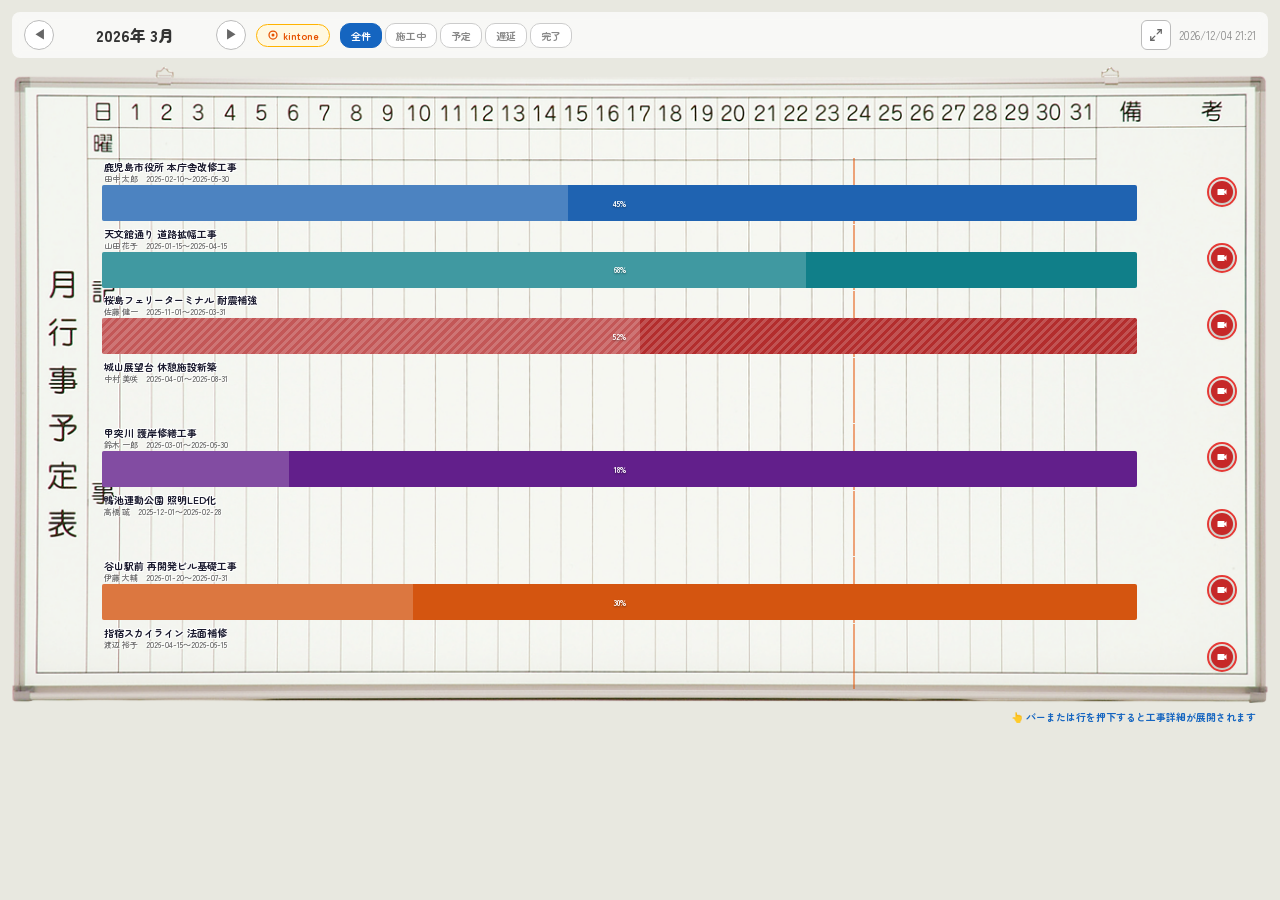
<file: whiteboard_gantt_v3.html>
<!DOCTYPE html>
<html lang="ja">
<head>
<meta charset="UTF-8">
<meta name="viewport" content="width=device-width, initial-scale=1.0">
<title>月行事予定表｜情報ホワイトボード</title>
<link href="https://fonts.googleapis.com/css2?family=Noto+Sans+JP:wght@400;500;700;900&family=Zen+Maru+Gothic:wght@400;500;700&display=swap" rel="stylesheet">
<style>
  * { margin: 0; padding: 0; box-sizing: border-box; }

  body {
    font-family: 'Zen Maru Gothic', 'Noto Sans JP', sans-serif;
    background: #e8e8e0;
    min-height: 100vh;
    display: flex;
    flex-direction: column;
    align-items: center;
    padding: 12px;
  }

  /* Top toolbar - subtle, outside the board */
  .toolbar {
    width: 100%;
    max-width: 1400px;
    display: flex;
    align-items: center;
    justify-content: space-between;
    padding: 8px 12px;
    margin-bottom: 8px;
    background: rgba(255,255,255,0.7);
    border-radius: 8px;
    backdrop-filter: blur(4px);
  }

  .toolbar-left {
    display: flex;
    align-items: center;
    gap: 10px;
  }

  .month-nav {
    display: flex;
    align-items: center;
    gap: 6px;
  }

  .month-nav button {
    width: 30px; height: 30px;
    border-radius: 50%;
    border: 1.5px solid #bbb;
    background: #fff;
    color: #666;
    font-size: 13px;
    cursor: pointer;
    transition: all 0.15s;
  }

  .month-nav button:hover { border-color: #1565c0; color: #1565c0; }

  .month-label {
    font-size: 16px;
    font-weight: 900;
    color: #333;
    min-width: 150px;
    text-align: center;
  }

  .kt-tag {
    display: inline-flex;
    align-items: center;
    gap: 4px;
    background: #fff8e1;
    border: 1.5px solid #ffb300;
    padding: 3px 10px;
    border-radius: 12px;
    font-size: 10px;
    font-weight: 700;
    color: #e65100;
  }

  .pills {
    display: flex;
    gap: 3px;
  }

  .pill {
    padding: 4px 10px;
    border-radius: 10px;
    border: 1.5px solid #ccc;
    background: #fff;
    font-family: inherit;
    font-size: 10px;
    font-weight: 700;
    color: #888;
    cursor: pointer;
    transition: all 0.15s;
  }

  .pill:hover { border-color: #1565c0; color: #1565c0; }
  .pill.active { border-color: #1565c0; background: #1565c0; color: #fff; }

  .toolbar-right {
    display: flex;
    align-items: center;
    gap: 8px;
    font-size: 11px;
    color: #888;
  }

  /* 全画面ボタン */
  .fs-btn {
    width: 30px; height: 30px;
    border-radius: 6px;
    border: 1.5px solid #bbb;
    background: #fff;
    color: #666;
    cursor: pointer;
    display: flex;
    align-items: center;
    justify-content: center;
    flex-shrink: 0;
    transition: all 0.15s;
  }
  .fs-btn:hover { border-color: #1565c0; color: #1565c0; }
  .fs-btn svg { display: block; }

  /* ══ 全画面時のレイアウト（html.is-fullscreen 時） ══ */
  .is-fullscreen body {
    padding: 0;
    height: 100vh;
    overflow: hidden;
    align-items: stretch;   /* 幅方向を画面いっぱいに */
  }

  /* ツールバー：角丸なし・フル幅・マージンなし */
  .is-fullscreen .toolbar {
    max-width: 100%;
    border-radius: 0;
    margin-bottom: 0;
    flex-shrink: 0;
  }

  /* スクロールラッパー：残りの高さをすべて使う */
  .is-fullscreen .wb-scroll-wrapper {
    flex: 1;
    max-width: 100%;
    min-height: 0;
    overflow: auto;
    display: flex;
    justify-content: center;
    align-items: flex-start;
  }

  /* コンテナ：幅制限を解除 */
  .is-fullscreen .wb-container {
    max-width: none;
  }

  /* ホワイトボード画像：高さを画面に合わせてフィット、幅は自動 */
  .is-fullscreen .wb-bg {
    width: auto;
    max-width: 100vw;
    /* JS が --toolbar-h をセット。フォールバックは 52px */
    max-height: calc(100vh - var(--toolbar-h, 52px));
  }

  /* ヒントは全画面時に非表示 */
  .is-fullscreen .hint {
    display: none;
  }

  /* ═══ Whiteboard container ═══ */
  .wb-container {
    width: 100%;
    max-width: 1400px;
    position: relative;
    /* Maintain whiteboard aspect ratio as base, but allow vertical growth */
  }

  /* The whiteboard image as background */
  .wb-bg {
    width: 100%;
    display: block;
    pointer-events: none;
    user-select: none;
  }

  /* Overlay grid positioned on top of the image */
  .wb-overlay {
    position: absolute;
    /* These values map to the whiteboard grid area */
    /* Left edge of day-1 column to right edge of day-31 column */
    top: 0;
    left: 0;
    width: 100%;
    height: 100%;
  }

  /* ═══ Row overlays on the whiteboard ═══ */
  .wb-rows {
    position: absolute;
    /* Grid area: from top of first data row to bottom of content */
    /* Calibrated to the whiteboard image grid lines */
    top: 14.5%;     /* below 日/曜 header rows */
    left: 7.2%;     /* right of 月行事予定表 label */
    width: 85.8%;   /* to left edge of 備考 column */
    bottom: 2%;
  }

  .wb-row {
    position: relative;
    cursor: pointer;
    border-bottom: 1px solid transparent;
    transition: background 0.15s;
  }

  .wb-row:hover {
    background: rgba(21, 101, 192, 0.04);
    border-radius: 2px;
  }

  .wb-row.expanded {
    background: rgba(21, 101, 192, 0.06);
  }

  /* Project label on the left of the row */
  .row-label {
    position: absolute;
    left: 0;
    top: 1px;
    width: 100%;
    height: 100%;
    display: flex;
    align-items: flex-start;
    padding-top: 2px;
    padding-left: 2px;
    pointer-events: none;
    z-index: 3;
  }

  .row-label-text {
    font-size: 10px;
    font-weight: 700;
    color: #1a1a2e;
    white-space: nowrap;
    text-shadow: 
      1px 1px 0 rgba(255,255,255,0.9),
      -1px -1px 0 rgba(255,255,255,0.9),
      1px -1px 0 rgba(255,255,255,0.9),
      -1px 1px 0 rgba(255,255,255,0.9),
      0 1px 0 rgba(255,255,255,0.9),
      0 -1px 0 rgba(255,255,255,0.9);
    line-height: 1.2;
    max-width: 100%;
    overflow: hidden;
    text-overflow: ellipsis;
  }

  .row-label-sub {
    font-size: 8px;
    font-weight: 500;
    color: #666;
    text-shadow: 
      1px 1px 0 rgba(255,255,255,0.9),
      -1px -1px 0 rgba(255,255,255,0.9);
  }

  /* ═══ Gantt bar (marker-drawn) ═══ */
  .gantt-bar {
    position: absolute;
    height: 55%;
    bottom: 4%;
    border-radius: 2px;
    z-index: 2;
    display: flex;
    align-items: center;
    justify-content: center;
    overflow: hidden;
    cursor: pointer;
    transition: transform 0.15s, box-shadow 0.15s;
    /* Marker-drawn feel */
    filter: saturate(0.85);
  }

  .gantt-bar:hover {
    transform: scaleY(1.3);
    box-shadow: 0 2px 8px rgba(0,0,0,0.15);
    filter: saturate(1);
    z-index: 4;
  }

  .gantt-bar .bar-text {
    font-size: 8px;
    font-weight: 700;
    color: #fff;
    text-shadow: 0 1px 2px rgba(0,0,0,0.4);
    white-space: nowrap;
    padding: 0 3px;
    position: relative;
    z-index: 2;
  }

  .bar-prog {
    position: absolute;
    left: 0; top: 0; height: 100%;
    background: rgba(255,255,255,0.2);
    pointer-events: none;
  }

  /* Marker colors */
  .mc0 { background: #1565c0; }
  .mc1 { background: #00838f; }
  .mc2 { background: #c62828; }
  .mc3 { background: #2e7d32; }
  .mc4 { background: #6a1b9a; }
  .mc5 { background: #546e7a; }
  .mc6 { background: #e65100; }
  .mc7 { background: #00695c; }

  .bar-delayed {
    background-image: repeating-linear-gradient(
      -45deg, transparent, transparent 3px,
      rgba(255,255,255,0.18) 3px, rgba(255,255,255,0.18) 6px
    ) !important;
  }

  /* Today line */
  .today-line {
    position: absolute;
    top: 0;
    bottom: 0;
    width: 2px;
    background: #e65100;
    opacity: 0.5;
    z-index: 1;
    pointer-events: none;
  }

  /* ═══ Detail popup (slides down from the board) ═══ */
  .detail-popup {
    position: absolute;
    left: 0;
    width: 100%;
    background: rgba(255, 255, 252, 0.97);
    border: 2px solid #b8bab0;
    border-radius: 6px;
    box-shadow: 0 6px 24px rgba(0,0,0,0.12);
    z-index: 20;
    overflow: hidden;
    transform-origin: top;
    animation: popIn 0.3s ease forwards;
    backdrop-filter: blur(4px);
  }

  @keyframes popIn {
    from { opacity: 0; transform: scaleY(0.8); }
    to { opacity: 1; transform: scaleY(1); }
  }

  .detail-header {
    display: flex;
    align-items: center;
    justify-content: space-between;
    padding: 10px 16px;
    background: linear-gradient(90deg, #1565c0, #0d47a1);
    color: #fff;
  }

  .detail-header h3 {
    font-size: 14px;
    font-weight: 700;
  }

  .detail-close {
    width: 26px; height: 26px;
    border-radius: 50%;
    border: none;
    background: rgba(255,255,255,0.2);
    color: #fff;
    font-size: 14px;
    cursor: pointer;
    display: flex;
    align-items: center;
    justify-content: center;
    transition: background 0.15s;
  }

  .detail-close:hover { background: rgba(255,255,255,0.35); }

  .detail-body {
    display: grid;
    grid-template-columns: 1fr 1fr 1fr;
    gap: 16px;
    padding: 14px 16px;
  }

  .db h4 {
    font-size: 11px;
    font-weight: 700;
    color: #1565c0;
    margin-bottom: 8px;
    padding-bottom: 4px;
    border-bottom: 2px solid rgba(21,101,192,0.12);
  }

  .di {
    display: flex;
    justify-content: space-between;
    padding: 3px 0;
    font-size: 11px;
    border-bottom: 1px dotted #e0e0d8;
  }

  .di:last-child { border-bottom: none; }
  .di-l { color: #888; }
  .di-v { color: #333; font-weight: 700; }

  .pbar {
    width: 100%;
    height: 7px;
    background: #e8e8e0;
    border-radius: 4px;
    overflow: hidden;
    margin-top: 6px;
  }

  .pbar .fill { height: 100%; border-radius: 4px; }

  .stag {
    display: inline-block;
    padding: 2px 8px;
    border-radius: 8px;
    font-size: 10px;
    font-weight: 700;
    border: 1.5px solid;
  }

  .stag-active { border-color: #2e7d32; color: #2e7d32; background: rgba(46,125,50,0.06); }
  .stag-upcoming { border-color: #1565c0; color: #1565c0; background: rgba(21,101,192,0.06); }
  .stag-delayed { border-color: #c62828; color: #c62828; background: rgba(198,40,40,0.06); }
  .stag-completed { border-color: #888; color: #888; background: rgba(0,0,0,0.03); }

  .ms-i {
    font-size: 10px;
    color: #666;
    padding: 2px 0;
    display: flex;
    align-items: center;
    gap: 5px;
  }

  .ms-i::before {
    content: '';
    width: 5px; height: 5px;
    background: #e65100;
    border-radius: 50%;
    flex-shrink: 0;
  }

  .nbox {
    font-size: 11px;
    color: #666;
    line-height: 1.6;
    margin-top: 4px;
    padding: 6px 8px;
    background: rgba(0,0,0,0.02);
    border-radius: 3px;
    border-left: 3px solid #e65100;
  }

  /* Hint */
  .hint {
    width: 100%;
    max-width: 1400px;
    text-align: right;
    padding: 6px 12px 0;
    font-size: 10px;
    font-weight: 600;
    color: #1565c0;
    animation: hblink 2.5s ease-in-out infinite;
  }

  @keyframes hblink { 0%,100%{opacity:1;} 50%{opacity:0.3;} }

  /* Tooltip */
  .tip {
    position: fixed;
    background: #fff;
    border: 1.5px solid #ccc;
    border-radius: 6px;
    padding: 8px 12px;
    font-size: 11px;
    pointer-events: none;
    z-index: 1000;
    opacity: 0;
    transition: opacity 0.12s;
    box-shadow: 0 3px 12px rgba(0,0,0,0.1);
  }

  .tip.show { opacity: 1; }
  .tip-n { font-weight: 700; color: #333; }
  .tip-s { color: #888; font-size: 10px; margin-top: 2px; }

  /* ══ タッチデバイス：ホバーアニメ無効化 → active で代替 ══ */
  @media (hover: none) and (pointer: coarse) {
    .gantt-bar:hover {
      transform: none; box-shadow: none;
      filter: saturate(0.85); z-index: 2;
    }
    .gantt-bar:active {
      transform: scaleY(1.3);
      box-shadow: 0 2px 8px rgba(0,0,0,0.15);
      filter: saturate(1); z-index: 4;
    }
    .month-nav button:hover { border-color: #bbb; color: #666; }
    .pill:hover { border-color: #ccc; color: #888; }
    .wb-row:hover { background: none; }
    .wb-row:active { background: rgba(21,101,192,0.06); border-radius: 2px; }
  }

  /* ══ タブレット（≤ 900px） ══ */
  @media (max-width: 900px) {
    body { padding: 6px; }
    .toolbar { flex-wrap: wrap; gap: 6px; }
    .toolbar-right { display: none; }
    .pills { overflow-x: auto; padding-bottom: 2px; }
    .month-nav button { width: 36px; height: 36px; font-size: 14px; }
    .pill { padding: 5px 11px; }
    .detail-body { grid-template-columns: 1fr; }
  }

  /* ══ スマートフォン（≤ 540px） ══ */
  @media (max-width: 540px) {
    body { padding: 4px; }
    .toolbar { gap: 4px; padding: 6px 8px; }
    .toolbar-left { flex-wrap: wrap; gap: 5px; }
    .month-nav button { width: 44px; height: 44px; font-size: 16px; }
    .month-label { font-size: 14px; min-width: 110px; }
    .kt-tag { font-size: 9px; }
    .pill { padding: 7px 12px; font-size: 11px; }
    .row-label-text { font-size: 12px; }
    .row-label-sub { font-size: 9px; }
    .gantt-bar .bar-text { font-size: 10px; }
    .gantt-bar { height: 65%; }
    .hint { font-size: 12px; padding: 8px 12px 4px; text-align: center; }
  }

  /* ══ ホワイトボード横スクロール ══ */
  .wb-scroll-wrapper {
    width: 100%;
    max-width: 1400px;
    overflow-x: auto;
    -webkit-overflow-scrolling: touch;
    scrollbar-width: thin;
    scrollbar-color: #bbb #f0f0ea;
  }
  .wb-scroll-wrapper::-webkit-scrollbar { height: 4px; }
  .wb-scroll-wrapper::-webkit-scrollbar-track { background: #f0f0ea; border-radius: 2px; }
  .wb-scroll-wrapper::-webkit-scrollbar-thumb { background: #bbb; border-radius: 2px; }

  @media (max-width: 900px) {
    .wb-container { min-width: 640px; }
  }
  @media (max-width: 540px) {
    .wb-container { min-width: 560px; }
  }

  /* ══ モバイル：詳細をボトムシートモーダルで表示 ══ */
  .detail-backdrop {
    position: fixed;
    inset: 0;
    background: rgba(0,0,0,0.4);
    z-index: 998;
    animation: fadeIn 0.2s ease forwards;
  }
  @keyframes fadeIn { from { opacity: 0; } to { opacity: 1; } }

  .detail-popup.mobile-modal {
    position: fixed !important;
    left: 0 !important;
    right: 0 !important;
    bottom: 0 !important;
    top: auto !important;
    width: 100% !important;
    max-height: 82vh;
    overflow-y: auto;
    border-radius: 14px 14px 0 0;
    z-index: 999;
    animation: slideUp 0.3s ease forwards;
  }
  /* モバイルモーダルのドラッグハンドル */
  .detail-popup.mobile-modal::before {
    content: '';
    display: block;
    width: 36px; height: 4px;
    background: #ccc;
    border-radius: 2px;
    margin: 8px auto 0;
  }
  @keyframes slideUp {
    from { transform: translateY(100%); opacity: 0; }
    to   { transform: translateY(0);    opacity: 1; }
  }

  /* ══ 備考欄カメラボタン列 ══ */
  .wb-cam-col {
    position: absolute;
    /* wb-rows と同じ上下、備考欄（93%〜99%）に配置 */
    top: 14.5%;
    left: 93.2%;
    right: 0.5%;
    bottom: 2%;
    pointer-events: none; /* 子のみクリック受付 */
    z-index: 5;
  }

  /* ══ 現場カメラボタン ══ */
  .cam-btn {
    position: absolute;
    left: 50%;
    transform: translate(-50%, -50%);
    pointer-events: auto;
    width: 22px; height: 22px;
    border-radius: 50%;
    border: none;
    background: #c62828;
    color: #fff;
    font-size: 11px;
    line-height: 1;
    cursor: pointer;
    display: flex;
    align-items: center;
    justify-content: center;
    box-shadow: 0 1px 5px rgba(0,0,0,0.35);
    transition: transform 0.15s, box-shadow 0.15s;
    padding: 0;
  }
  .cam-btn:hover {
    transform: translate(-50%, -50%) scale(1.2);
    box-shadow: 0 2px 10px rgba(198,40,40,0.5);
  }
  /* 赤いパルスリング（ライブ中感） */
  .cam-btn::after {
    content: '';
    position: absolute;
    inset: -4px;
    border-radius: 50%;
    border: 2px solid #e53935;
    animation: camPulse 1.8s ease-out infinite;
    pointer-events: none;
  }
  @keyframes camPulse {
    0%   { transform: scale(1);   opacity: 0.9; }
    100% { transform: scale(1.8); opacity: 0; }
  }

  /* ══ 現場カメラ モーダル ══ */
  .cam-modal {
    position: fixed;
    inset: 0;
    z-index: 3000;
    display: flex;
    align-items: center;
    justify-content: center;
    animation: fadeIn 0.2s ease forwards;
  }
  .cam-backdrop {
    position: absolute;
    inset: 0;
    background: rgba(0,0,0,0.75);
    cursor: pointer;
  }
  .cam-dialog {
    position: relative;
    z-index: 1;
    width: min(900px, 96vw);
    background: #111;
    border-radius: 10px;
    overflow: hidden;
    box-shadow: 0 12px 48px rgba(0,0,0,0.6);
    animation: popIn 0.25s ease forwards;
  }
  .cam-header {
    display: flex;
    align-items: center;
    justify-content: space-between;
    padding: 10px 14px;
    background: linear-gradient(90deg, #b71c1c, #c62828);
    color: #fff;
  }
  .cam-header-left {
    display: flex;
    align-items: center;
    gap: 8px;
    font-size: 13px;
    font-weight: 700;
  }
  .cam-live-dot {
    width: 8px; height: 8px;
    background: #ff5252;
    border-radius: 50%;
    animation: camPulse 1.2s ease-out infinite;
    flex-shrink: 0;
  }
  .cam-close {
    width: 28px; height: 28px;
    border-radius: 50%;
    border: none;
    background: rgba(255,255,255,0.2);
    color: #fff;
    font-size: 14px;
    cursor: pointer;
    display: flex;
    align-items: center;
    justify-content: center;
    transition: background 0.15s;
    flex-shrink: 0;
  }
  .cam-close:hover { background: rgba(255,255,255,0.35); }
  .cam-frame-wrap {
    position: relative;
    aspect-ratio: 16 / 9;
    background: #000;
  }
  .cam-frame-wrap iframe {
    position: absolute;
    inset: 0;
    width: 100%; height: 100%;
    border: none;
    display: block;
  }
</style>
</head>
<body>

<!-- Toolbar (outside the board) -->
<div class="toolbar">
  <div class="toolbar-left">
    <div class="month-nav">
      <button id="prevM">◀</button>
      <span class="month-label" id="mLabel"></span>
      <button id="nextM">▶</button>
    </div>
    <div class="kt-tag">
      <svg width="12" height="12" viewBox="0 0 24 24" fill="none"><circle cx="12" cy="12" r="8" stroke="#e65100" stroke-width="2.5"/><circle cx="12" cy="12" r="3" fill="#e65100"/></svg>
      kintone
    </div>
    <div class="pills">
      <button class="pill active" data-f="all">全件</button>
      <button class="pill" data-f="active">施工中</button>
      <button class="pill" data-f="upcoming">予定</button>
      <button class="pill" data-f="delayed">遅延</button>
      <button class="pill" data-f="completed">完了</button>
    </div>
  </div>
  <div class="toolbar-right">
    <button class="fs-btn" id="fsBtn" title="全画面表示">
      <!-- 全画面ON アイコン（4隅矢印） -->
      <svg id="fsIconExpand" width="14" height="14" viewBox="0 0 24 24" fill="none" stroke="currentColor" stroke-width="2.2" stroke-linecap="round" stroke-linejoin="round">
        <polyline points="15 3 21 3 21 9"/><polyline points="9 21 3 21 3 15"/>
        <line x1="21" y1="3" x2="14" y2="10"/><line x1="3" y1="21" x2="10" y2="14"/>
      </svg>
      <!-- 全画面OFF アイコン（縮小） -->
      <svg id="fsIconCompress" width="14" height="14" viewBox="0 0 24 24" fill="none" stroke="currentColor" stroke-width="2.2" stroke-linecap="round" stroke-linejoin="round" style="display:none">
        <polyline points="4 14 10 14 10 20"/><polyline points="20 10 14 10 14 4"/>
        <line x1="10" y1="14" x2="3" y2="21"/><line x1="21" y1="3" x2="14" y2="10"/>
      </svg>
    </button>
    <span id="clock"></span>
  </div>
</div>

<!-- Whiteboard（小画面では横スクロール） -->
<div class="wb-scroll-wrapper">
  <div class="wb-container" id="wbContainer">
    <img src="whiteboard_bg.png" class="wb-bg" id="wbImg" alt="whiteboard">
    <div class="wb-overlay">
      <div class="wb-rows" id="wbRows"></div>
      <div class="wb-cam-col" id="wbCamCol"></div>
    </div>
  </div>
</div>

<div class="hint">👆 バーまたは行を押下すると工事詳細が展開されます</div>

<!-- Tooltip -->
<div class="tip" id="tip"></div>

<!-- 現場カメラ モーダル -->
<div class="cam-modal" id="camModal" style="display:none" role="dialog" aria-modal="true">
  <div class="cam-backdrop" id="camBackdrop"></div>
  <div class="cam-dialog">
    <div class="cam-header">
      <div class="cam-header-left">
        <div class="cam-live-dot"></div>
        <span id="camTitle">現場ライブカメラ</span>
      </div>
      <button class="cam-close" id="camClose" title="閉じる (Esc)">✕</button>
    </div>
    <div class="cam-frame-wrap">
      <iframe id="camFrame" src="" allow="autoplay; encrypted-media" allowfullscreen></iframe>
    </div>
  </div>
</div>

<script>
// ═══ Data ═══
const P = [
  { id:"KJ-2026-001", name:"鹿児島市役所 本庁舎改修工事", client:"鹿児島市", mgr:"田中 太郎",
    status:"active", s:"2026-02-10", e:"2026-05-30", prog:45,
    budget:158000000, spent:68500000, cat:"公共建築", loc:"鹿児島市山下町11-1", wk:24,
    notes:"2F〜4Fの内装改修。3月末までに2F完了予定。",
    ms:["2F完了 (3/31)","3F完了 (4/30)","検査 (5/25)"],
    cam:"https://www.youtube.com/embed/Hmmk0eYn0cw?autoplay=1" },
  { id:"KJ-2026-002", name:"天文館通り 道路拡幅工事", client:"鹿児島県", mgr:"山田 花子",
    status:"active", s:"2026-01-15", e:"2026-04-15", prog:68,
    budget:92000000, spent:61200000, cat:"土木", loc:"鹿児島市千日町", wk:18,
    notes:"夜間工事区間あり（22:00-5:00）。騒音対策実施中。",
    ms:["路盤完了 (3/15)","舗装 (4/01)","開放 (4/15)"],
    cam:"https://www.youtube.com/embed/Hmmk0eYn0cw?autoplay=1" },
  { id:"KJ-2026-003", name:"桜島フェリーターミナル 耐震補強", client:"鹿児島市船舶部", mgr:"佐藤 健一",
    status:"delayed", s:"2025-11-01", e:"2026-03-31", prog:52,
    budget:245000000, spent:142000000, cat:"港湾", loc:"鹿児島市桜島横山町", wk:32,
    notes:"⚠ 資材調達遅延により2週間の工期遅れ。完了予定4/14に変更。",
    ms:["基礎完了 (1/31)","上部工 (3/15)","完了予定 (4/14)"],
    cam:"https://www.youtube.com/embed/Hmmk0eYn0cw?autoplay=1" },
  { id:"KJ-2026-004", name:"城山展望台 休憩施設新築", client:"鹿児島市観光課", mgr:"中村 美咲",
    status:"upcoming", s:"2026-04-01", e:"2026-08-31", prog:0,
    budget:78000000, spent:0, cat:"建築", loc:"鹿児島市城山町", wk:0,
    notes:"4月着工予定。景観審査は3月に承認済み。",
    ms:["着工 (4/01)","上棟 (6/15)","竣工 (8/31)"],
    cam:"https://www.youtube.com/embed/Hmmk0eYn0cw?autoplay=1" },
  { id:"KJ-2026-005", name:"甲突川 護岸修繕工事", client:"鹿児島県土木部", mgr:"鈴木 一郎",
    status:"active", s:"2026-03-01", e:"2026-06-30", prog:18,
    budget:64000000, spent:9800000, cat:"河川", loc:"鹿児島市甲突町", wk:12,
    notes:"渇水期に合わせた施工。梅雨前の完了を目指す。",
    ms:["仮締切 (3/10)","本体工 (5/01)","撤去 (6/25)"],
    cam:"https://www.youtube.com/embed/Hmmk0eYn0cw?autoplay=1" },
  { id:"KJ-2026-006", name:"鴨池運動公園 照明LED化", client:"鹿児島市", mgr:"高橋 誠",
    status:"completed", s:"2025-12-01", e:"2026-02-28", prog:100,
    budget:35000000, spent:33200000, cat:"電気設備", loc:"鹿児島市与次郎2丁目", wk:0,
    notes:"全灯具のLED化完了。検査合格済み。",
    ms:["野球場完了 (1/15)","陸上競技場 (2/10)","検査 (2/25)"],
    cam:"https://www.youtube.com/embed/Hmmk0eYn0cw?autoplay=1" },
  { id:"KJ-2026-007", name:"谷山駅前 再開発ビル基礎工事", client:"谷山駅前再開発組合", mgr:"伊藤 大輔",
    status:"active", s:"2026-01-20", e:"2026-07-31", prog:30,
    budget:420000000, spent:118000000, cat:"建築", loc:"鹿児島市谷山中央1丁目", wk:45,
    notes:"杭打ち完了。地下躯体工事に移行中。",
    ms:["杭完了 (3/01)","地下躯体 (5/15)","1F床 (7/31)"],
    cam:"https://www.youtube.com/embed/Hmmk0eYn0cw?autoplay=1" },
  { id:"KJ-2026-008", name:"指宿スカイライン 法面補修", client:"NEXCO西日本", mgr:"渡辺 裕子",
    status:"upcoming", s:"2026-04-15", e:"2026-06-15", prog:0,
    budget:52000000, spent:0, cat:"道路", loc:"鹿児島市田上8丁目", wk:0,
    notes:"片側交互通行規制あり。夜間作業主体。",
    ms:["着手 (4/15)","モルタル吹付 (5/20)","完了 (6/15)"],
    cam:"https://www.youtube.com/embed/Hmmk0eYn0cw?autoplay=1" }
];

const SL={active:'施工中',upcoming:'着工予定',delayed:'遅延',completed:'完了'};
const today=new Date(2026,2,23);
const isTouch = 'ontouchstart' in window || navigator.maxTouchPoints > 0;
let vY=2026, vM=2, filt='all', openId=null;

function dim(y,m){return new Date(y,m+1,0).getDate();}
function pd(s){const[y,m,d]=s.split('-').map(Number);return new Date(y,m-1,d);}
function yen(n){
  if(n>=100000000)return(n/100000000).toFixed(1)+'億円';
  if(n>=10000)return Math.round(n/10000).toLocaleString()+'万円';
  return n.toLocaleString()+'円';
}
function fl(){return filt==='all'?P:P.filter(p=>p.status===filt);}

// ═══ Grid calibration ═══
// These percentages map to the whiteboard image grid
// Horizontal: day columns span from ~7.5% (day 1 left edge) to ~91.5% (day 31 right edge)
const GRID_LEFT = 7.8;   // % from left where day-1 starts
const GRID_RIGHT = 91.0; // % from left where day-31 ends
const GRID_WIDTH = GRID_RIGHT - GRID_LEFT;

// Vertical: rows area
// The wb-rows div already handles top/bottom positioning
// We divide available height evenly among visible projects

function render() {
  const days = dim(vY, vM);
  const mn = ['1月','2月','3月','4月','5月','6月','7月','8月','9月','10月','11月','12月'];
  document.getElementById('mLabel').textContent = `${vY}年 ${mn[vM]}`;

  const list = fl();
  const container = document.getElementById('wbRows');
  container.innerHTML = '';

  // Calculate row height - distribute evenly across available space
  // The whiteboard has ~8 visible row lines
  const maxRows = Math.max(list.length, 1);
  const rowH = 100 / maxRows;

  list.forEach((p, idx) => {
    const ci = idx % 8;

    // Row element
    const row = document.createElement('div');
    row.className = `wb-row ${openId===p.id?'expanded':''}`;
    row.style.cssText = `height:${rowH}%;position:relative;`;
    row.onclick = () => toggleDetail(p.id, row);

    // Label text (project name above the bar)
    const lbl = document.createElement('div');
    lbl.className = 'row-label';
    lbl.innerHTML = `<div><div class="row-label-text">${p.name}</div><div class="row-label-sub">${p.mgr}　${p.s}～${p.e}</div></div>`;
    row.appendChild(lbl);

    // Gantt bar
    const pS = pd(p.s), pE = pd(p.e);
    const mS = new Date(vY, vM, 1), mE = new Date(vY, vM, days);

    if (pS <= mE && pE >= mS) {
      const sd = pS < mS ? 1 : pS.getDate();
      const ed = pE > mE ? days : pE.getDate();

      // Position as % of the wb-rows area (which already starts at GRID_LEFT)
      // But wb-rows spans the full grid area, so we need to map day columns within it
      // Day columns occupy from 0% to ~97% of wb-rows width (since wb-rows left=7.2%, width=85.8%)
      // Actually, the day columns within the whiteboard start right at the wb-rows left edge
      // and end before the 備考 column

      // Within wb-rows: day 1 starts at 0%, day 31 ends at ~96%
      const dayWidth = 96.0 / days;
      const barLeft = (sd - 1) * dayWidth;
      const barWidth = (ed - sd + 1) * dayWidth;

      const bar = document.createElement('div');
      bar.className = `gantt-bar mc${ci} ${p.status === 'delayed' ? 'bar-delayed' : ''}`;
      bar.style.cssText = `left:${barLeft}%;width:${barWidth}%;`;

      bar.innerHTML = `<div class="bar-prog" style="width:${p.prog}%"></div>
        <span class="bar-text">${p.prog > 0 ? p.prog + '%' : ''}</span>`;

      if (!isTouch) {
        bar.onmouseenter = (ev) => showTip(ev, p);
        bar.onmouseleave = hideTip;
      }
      bar.onclick = (ev) => { ev.stopPropagation(); toggleDetail(p.id, row); };

      row.appendChild(bar);
    }

    // Today line
    if (vY === today.getFullYear() && vM === today.getMonth()) {
      const dayWidth = 96.0 / days;
      const tl = document.createElement('div');
      tl.className = 'today-line';
      tl.style.left = `${(today.getDate() - 0.5) * dayWidth}%`;
      row.appendChild(tl);
    }

    container.appendChild(row);
  });

  // 備考欄にカメラボタンを配置（行ごとに縦位置を計算）
  const camCol = document.getElementById('wbCamCol');
  camCol.innerHTML = '';
  list.forEach((p, idx) => {
    if (!p.cam) return;
    const cb = document.createElement('button');
    cb.className = 'cam-btn';
    cb.style.top = `${(idx + 0.5) * rowH}%`;
    cb.title = `${p.name}　現場ライブカメラ`;
    cb.innerHTML = '<svg width="12" height="12" viewBox="0 0 24 24" fill="currentColor"><path d="M17 10.5V7a1 1 0 0 0-1-1H4a1 1 0 0 0-1 1v10a1 1 0 0 0 1 1h12a1 1 0 0 0 1-1v-3.5l4 4v-11l-4 4z"/></svg>';
    cb.onclick = (ev) => { ev.stopPropagation(); openCam(p.cam, p.name); };
    camCol.appendChild(cb);
  });
}

// ═══ Detail popup ═══
function toggleDetail(id, rowEl) {
  // Remove existing popup
  const existing = document.querySelector('.detail-popup');
  if (existing) {
    existing.remove();
    if (openId === id) { openId = null; render(); return; }
  }

  openId = id;
  render();

  // Re-find the row after render
  const rows = document.querySelectorAll('.wb-row');
  let targetRow = null;
  const list = fl();
  list.forEach((p, i) => {
    if (p.id === id && rows[i]) targetRow = rows[i];
  });

  const p = P.find(x => x.id === id);
  if (!p || !targetRow) return;

  const popup = document.createElement('div');
  const isMobile = window.innerWidth <= 768;
  popup.className = 'detail-popup' + (isMobile ? ' mobile-modal' : '');

  const container = document.getElementById('wbRows');

  if (!isMobile) {
    // PC: ホワイトボード内の行の直下に表示
    const containerRect = container.getBoundingClientRect();
    const rowRect = targetRow.getBoundingClientRect();
    popup.style.top = (rowRect.bottom - containerRect.top) + 'px';
  }

  popup.innerHTML = `
    <div class="detail-header">
      <h3>${p.name}</h3>
      <button class="detail-close" onclick="event.stopPropagation();closeDetail()">✕</button>
    </div>
    <div class="detail-body">
      <div class="db">
        <h4>📌 基本情報</h4>
        <div class="di"><span class="di-l">工事番号</span><span class="di-v">${p.id}</span></div>
        <div class="di"><span class="di-l">発注者</span><span class="di-v">${p.client}</span></div>
        <div class="di"><span class="di-l">現場代理人</span><span class="di-v">${p.mgr}</span></div>
        <div class="di"><span class="di-l">分類</span><span class="di-v">${p.cat}</span></div>
        <div class="di"><span class="di-l">現場住所</span><span class="di-v">${p.loc}</span></div>
        <div class="di"><span class="di-l">作業員数</span><span class="di-v">${p.wk}名</span></div>
        <div class="di"><span class="di-l">ステータス</span><span class="stag stag-${p.status}">${SL[p.status]}</span></div>
      </div>
      <div class="db">
        <h4>📊 工期・進捗</h4>
        <div class="di"><span class="di-l">工期</span><span class="di-v">${p.s} ～ ${p.e}</span></div>
        <div class="di"><span class="di-l">進捗率</span><span class="di-v">${p.prog}%</span></div>
        <div class="pbar"><div class="fill" style="width:${p.prog}%;background:${p.status==='delayed'?'#c62828':p.status==='completed'?'#888':'#2e7d32'}"></div></div>
        <h4 style="margin-top:12px;">🚩 マイルストーン</h4>
        ${p.ms.map(m => `<div class="ms-i">${m}</div>`).join('')}
      </div>
      <div class="db">
        <h4>💰 予算</h4>
        <div class="di"><span class="di-l">請負金額</span><span class="di-v">${yen(p.budget)}</span></div>
        <div class="di"><span class="di-l">実行額</span><span class="di-v">${yen(p.spent)}</span></div>
        <div class="di"><span class="di-l">執行率</span><span class="di-v">${p.budget>0?Math.round(p.spent/p.budget*100):0}%</span></div>
        <div class="pbar"><div class="fill" style="width:${p.budget>0?Math.round(p.spent/p.budget*100):0}%;background:#e65100"></div></div>
        <h4 style="margin-top:12px;">📝 備考</h4>
        <div class="nbox">${p.notes}</div>
      </div>
    </div>
  `;

  if (isMobile) {
    // モバイル: バックドロップ追加 → body に append
    const bd = document.createElement('div');
    bd.className = 'detail-backdrop';
    bd.id = 'detailBackdrop';
    bd.onclick = closeDetail;
    document.body.appendChild(bd);
    document.body.appendChild(popup);
  } else {
    container.appendChild(popup);
  }
}

function closeDetail() {
  const existing = document.querySelector('.detail-popup');
  if (existing) existing.remove();
  const bd = document.getElementById('detailBackdrop');
  if (bd) bd.remove();
  openId = null;
  render();
}

// Tooltip
function showTip(ev, p) {
  const t = document.getElementById('tip');
  t.innerHTML = `<div class="tip-n">${p.name}</div><div class="tip-s">${p.mgr}　${p.cat}　進捗${p.prog}%</div><div class="tip-s">${p.s} ～ ${p.e}</div>`;
  t.classList.add('show');
  mvTip(ev);
}
function mvTip(ev) {
  const t = document.getElementById('tip');
  t.style.left = (ev.clientX + 14) + 'px';
  t.style.top = (ev.clientY - 8) + 'px';
}
document.addEventListener('mousemove', ev => {
  if (document.getElementById('tip').classList.contains('show')) mvTip(ev);
});
function hideTip() { document.getElementById('tip').classList.remove('show'); }

// Filters
document.querySelectorAll('.pill').forEach(b => {
  b.addEventListener('click', () => {
    document.querySelectorAll('.pill').forEach(x => x.classList.remove('active'));
    b.classList.add('active');
    filt = b.dataset.f;
    openId = null;
    closeDetail();
    render();
  });
});

// Month nav
document.getElementById('prevM').onclick = () => { vM--; if(vM<0){vM=11;vY--;} openId=null; closeDetail(); render(); };
document.getElementById('nextM').onclick = () => { vM++; if(vM>11){vM=0;vY++;} openId=null; closeDetail(); render(); };

// Resize（縦横回転・ウィンドウ変更時にポップアップ閉じて再描画）
window.addEventListener('resize', () => { closeDetail(); render(); });
window.addEventListener('orientationchange', () => { closeDetail(); render(); });

// Clock
function tick() {
  const n = new Date();
  document.getElementById('clock').textContent =
    `${n.getFullYear()}/${String(n.getMonth()+1).padStart(2,'0')}/${String(n.getDate()).padStart(2,'0')} ${String(n.getHours()).padStart(2,'0')}:${String(n.getMinutes()).padStart(2,'0')}`;
}

// ═══ 現場カメラ ═══
function openCam(url, name) {
  document.getElementById('camTitle').textContent = name + '　現場ライブカメラ';
  document.getElementById('camFrame').src = url;
  const modal = document.getElementById('camModal');
  modal.style.display = 'flex';
  document.body.style.overflow = 'hidden';
}

function closeCam() {
  document.getElementById('camModal').style.display = 'none';
  document.getElementById('camFrame').src = ''; // 動画停止
  document.body.style.overflow = '';
}

document.getElementById('camClose').addEventListener('click', closeCam);
document.getElementById('camBackdrop').addEventListener('click', closeCam);
document.addEventListener('keydown', (e) => {
  if (e.key === 'Escape') closeCam();
});

// ═══ 全画面切替 ═══
function getFsElement() {
  return document.fullscreenElement || document.webkitFullscreenElement || null;
}

function updateFsIcon(active) {
  document.getElementById('fsIconExpand').style.display   = active ? 'none'  : 'block';
  document.getElementById('fsIconCompress').style.display = active ? 'block' : 'none';
  document.getElementById('fsBtn').title = active ? '全画面を解除 (Esc)' : '全画面表示';
  document.documentElement.classList.toggle('is-fullscreen', active);

  // ツールバーの実際の高さを CSS 変数で渡し、画像の max-height を動的に計算
  if (active) {
    const tbH = document.querySelector('.toolbar').offsetHeight;
    document.documentElement.style.setProperty('--toolbar-h', tbH + 'px');
  } else {
    document.documentElement.style.removeProperty('--toolbar-h');
  }
}

document.getElementById('fsBtn').addEventListener('click', () => {
  if (!getFsElement()) {
    const req = document.documentElement.requestFullscreen
      || document.documentElement.webkitRequestFullscreen;
    if (req) req.call(document.documentElement).catch(() => {});
  } else {
    const exit = document.exitFullscreen || document.webkitExitFullscreen;
    if (exit) exit.call(document).catch(() => {});
  }
});

// fullscreenchange（Safari は webkit プレフィックス）
['fullscreenchange', 'webkitfullscreenchange'].forEach(ev => {
  document.addEventListener(ev, () => {
    const active = !!getFsElement();
    updateFsIcon(active);
    closeDetail();
    render();
  });
});

// Init
render(); tick(); setInterval(tick, 30000);
</script>
</body>
</html>
</file>
